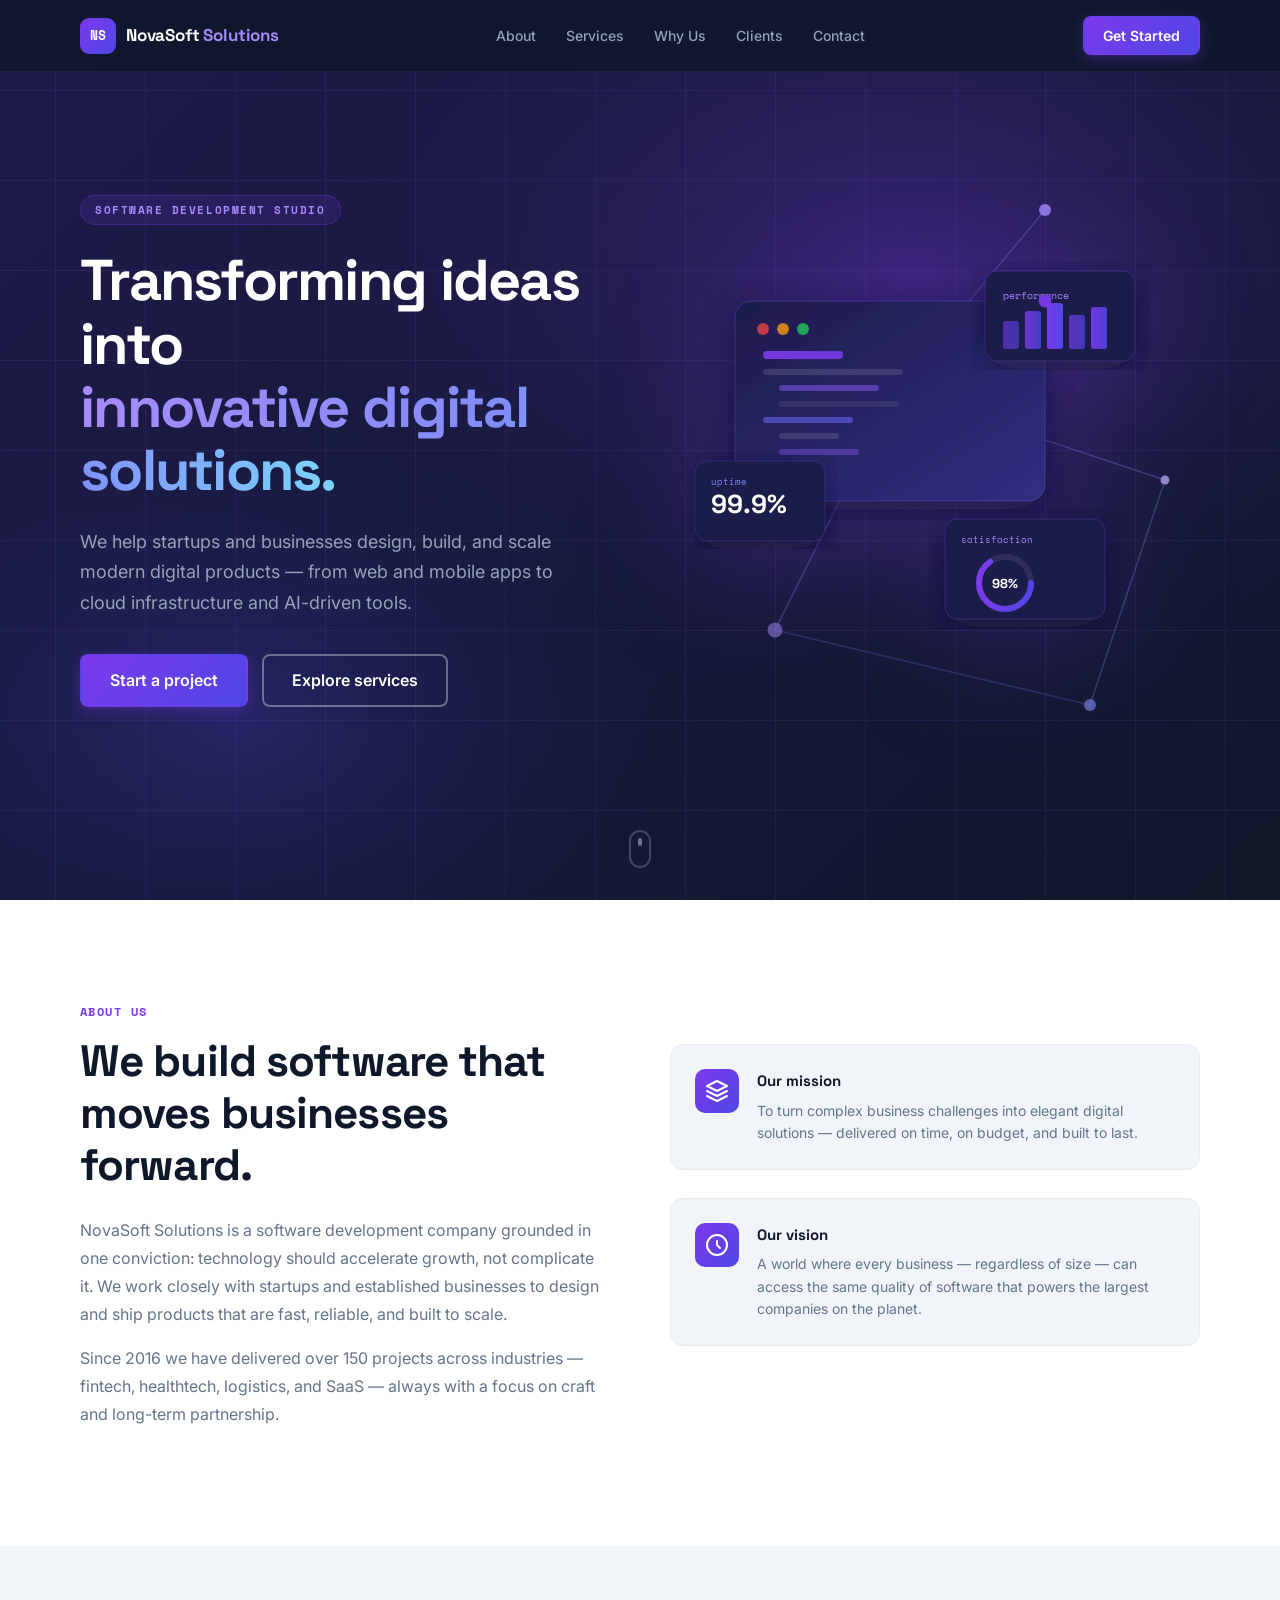
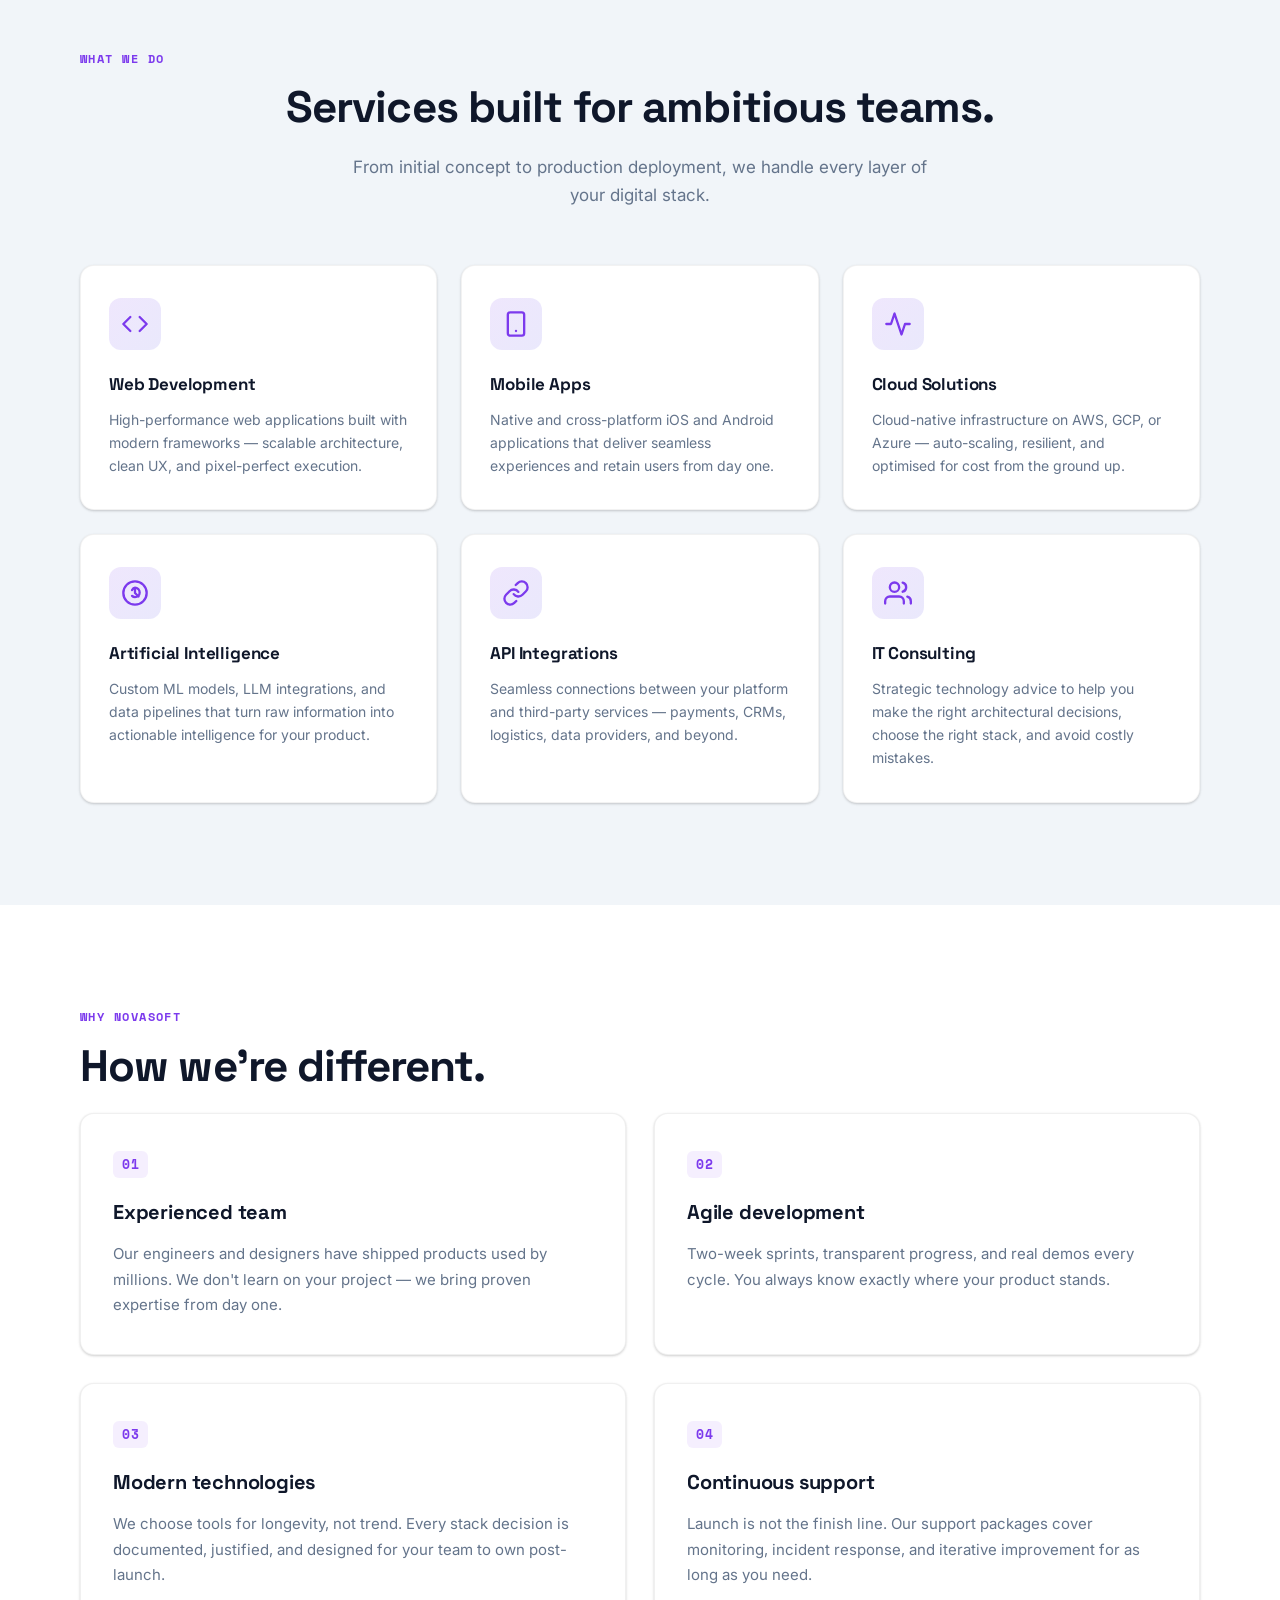
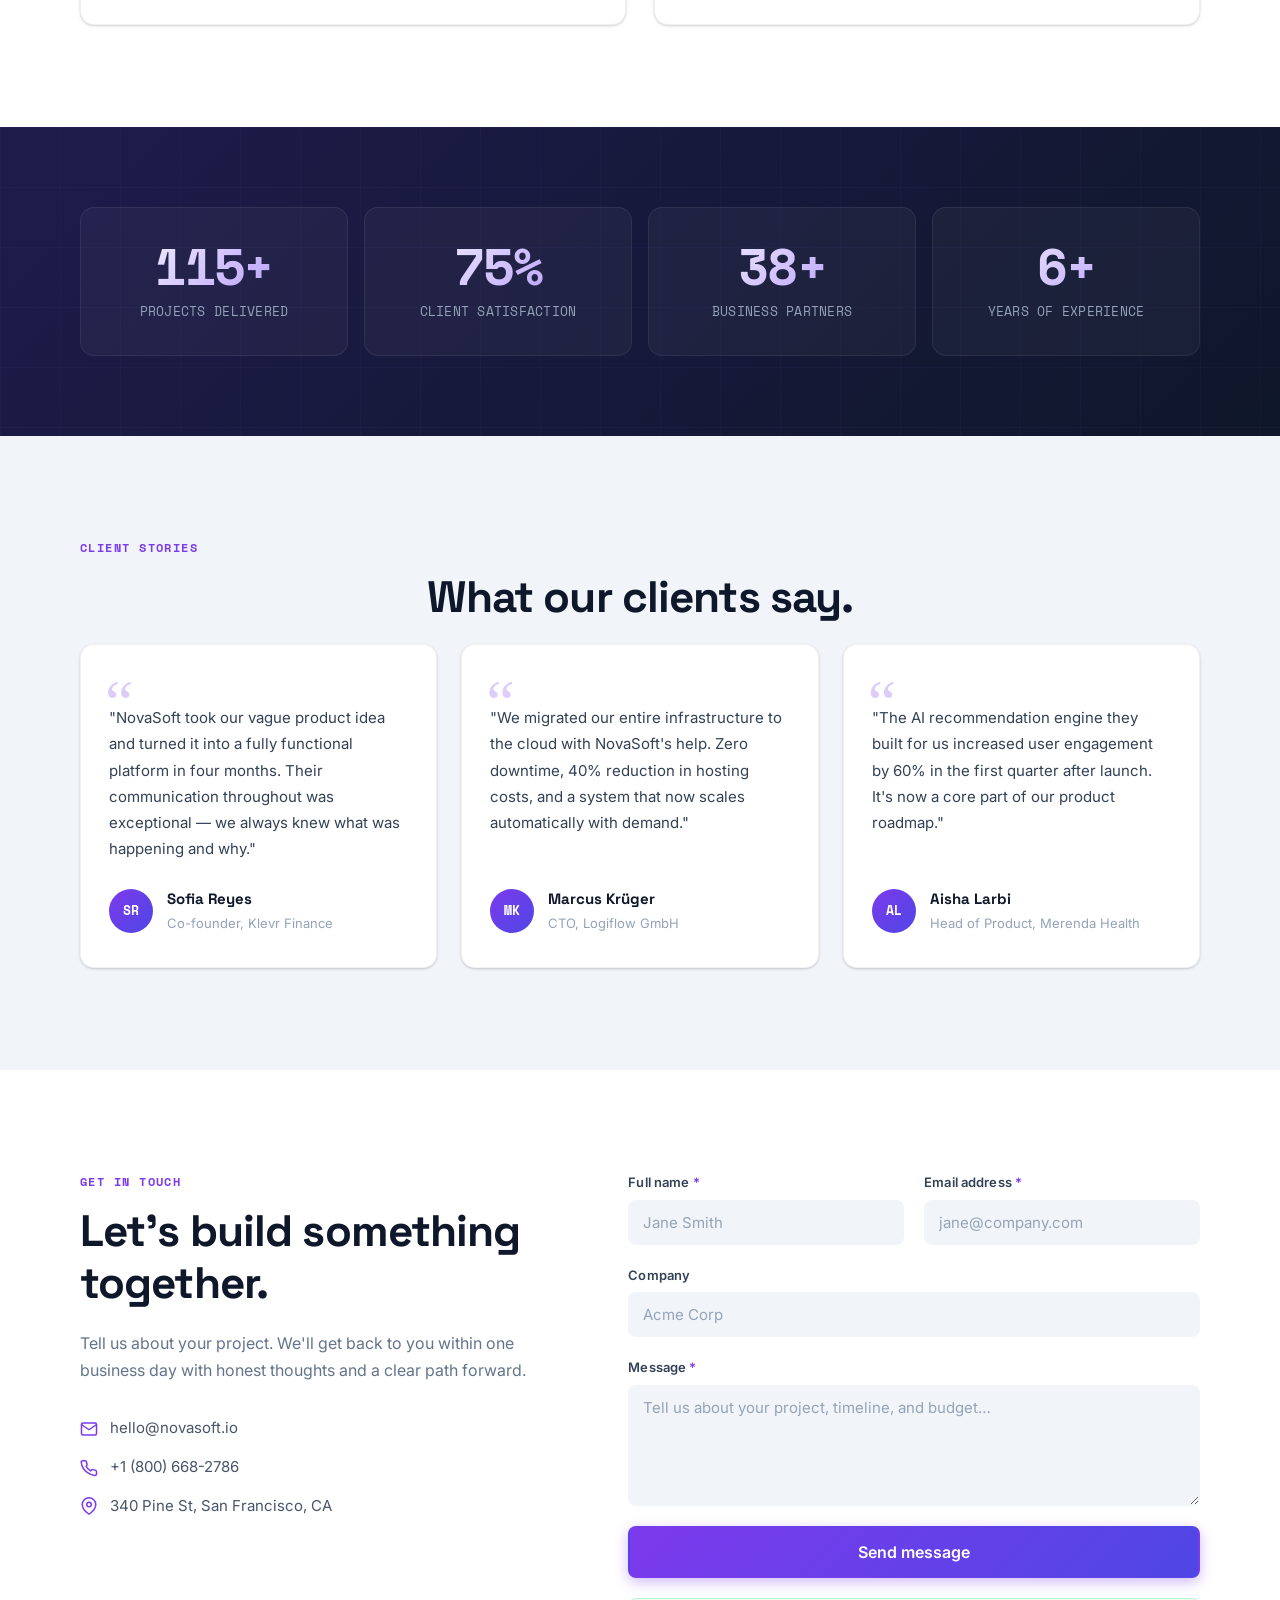
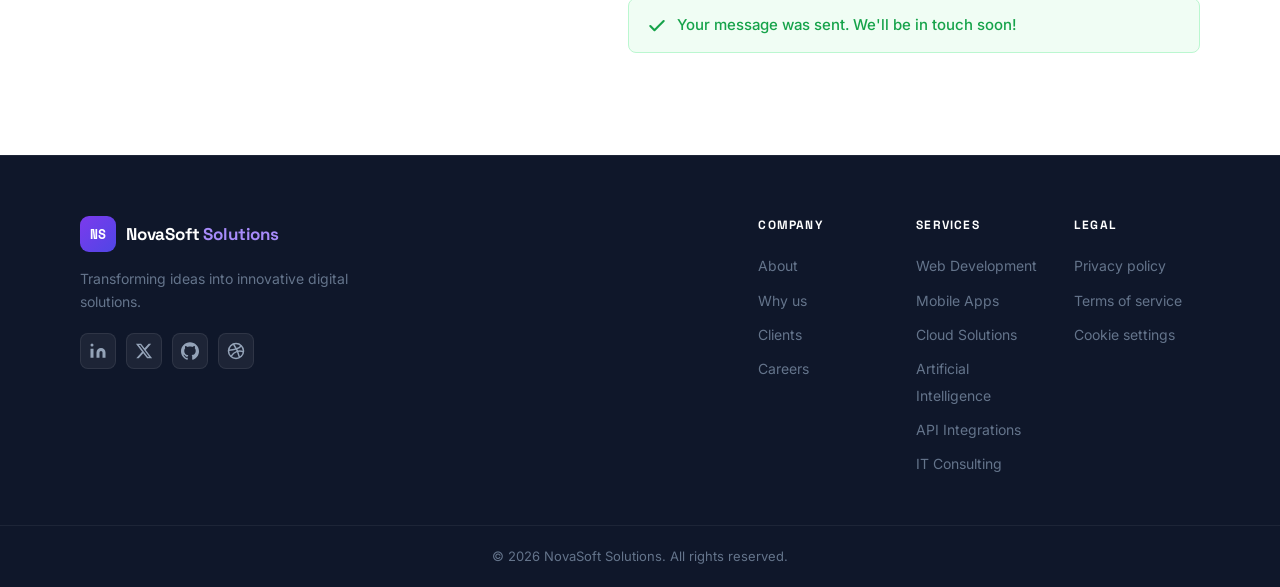
<file: PFO2_Front_end/agente_claude/index.html>
<!DOCTYPE html>
<html lang="en">
<head>
  <meta charset="UTF-8" />
  <meta name="viewport" content="width=device-width, initial-scale=1.0" />
  <title>NovaSoft Solutions — Transforming Ideas into Digital Solutions</title>
  <meta name="description" content="NovaSoft Solutions builds modern digital products for startups and businesses. Web, mobile, cloud, AI, and consulting." />
  <link rel="stylesheet" href="style.css" />
  <link rel="preconnect" href="https://fonts.googleapis.com" />
  <link rel="preconnect" href="https://fonts.gstatic.com" crossorigin />
  <link href="https://fonts.googleapis.com/css2?family=Inter:wght@400;500;600;700&family=Space+Grotesk:wght@500;700&family=Space+Mono:wght@400;700&display=swap" rel="stylesheet" />
</head>
<body>

  <!-- ===================== HEADER ===================== -->
  <header class="header" role="banner">
    <div class="container header__inner">
      <a href="#" class="logo" aria-label="NovaSoft Solutions home">
        <span class="logo__mark" aria-hidden="true">NS</span>
        <span class="logo__name">NovaSoft<span class="logo__accent"> Solutions</span></span>
      </a>

      <nav class="nav" aria-label="Primary navigation">
        <ul class="nav__list" role="list">
          <li><a href="#about" class="nav__link">About</a></li>
          <li><a href="#services" class="nav__link">Services</a></li>
          <li><a href="#why-us" class="nav__link">Why Us</a></li>
          <li><a href="#testimonials" class="nav__link">Clients</a></li>
          <li><a href="#contact" class="nav__link">Contact</a></li>
        </ul>
      </nav>

      <a href="#contact" class="btn btn--primary header__cta">Get Started</a>

      <button class="hamburger" aria-label="Open navigation menu" aria-expanded="false" aria-controls="mobile-nav">
        <span class="hamburger__bar"></span>
        <span class="hamburger__bar"></span>
        <span class="hamburger__bar"></span>
      </button>
    </div>

    <!-- Mobile nav -->
    <nav class="mobile-nav" id="mobile-nav" aria-label="Mobile navigation" hidden>
      <ul class="mobile-nav__list" role="list">
        <li><a href="#about" class="mobile-nav__link">About</a></li>
        <li><a href="#services" class="mobile-nav__link">Services</a></li>
        <li><a href="#why-us" class="mobile-nav__link">Why Us</a></li>
        <li><a href="#testimonials" class="mobile-nav__link">Clients</a></li>
        <li><a href="#contact" class="mobile-nav__link">Contact</a></li>
        <li><a href="#contact" class="btn btn--primary">Get Started</a></li>
      </ul>
    </nav>
  </header>

  <main>

    <!-- ===================== HERO ===================== -->
    <section class="hero" aria-labelledby="hero-headline">
      <div class="hero__bg" aria-hidden="true">
        <!-- Geometric SVG grid pattern -->
        <svg class="hero__grid" viewBox="0 0 900 600" preserveAspectRatio="xMidYMid slice" xmlns="http://www.w3.org/2000/svg" aria-hidden="true">
          <defs>
            <pattern id="grid" width="60" height="60" patternUnits="userSpaceOnUse">
              <path d="M 60 0 L 0 0 0 60" fill="none" stroke="rgba(139,92,246,0.15)" stroke-width="1"/>
            </pattern>
            <radialGradient id="glow1" cx="70%" cy="30%" r="50%">
              <stop offset="0%" stop-color="#7c3aed" stop-opacity="0.35"/>
              <stop offset="100%" stop-color="#1e1b4b" stop-opacity="0"/>
            </radialGradient>
            <radialGradient id="glow2" cx="20%" cy="80%" r="40%">
              <stop offset="0%" stop-color="#4f46e5" stop-opacity="0.25"/>
              <stop offset="100%" stop-color="#0f172a" stop-opacity="0"/>
            </radialGradient>
          </defs>
          <rect width="100%" height="100%" fill="url(#grid)"/>
          <rect width="100%" height="100%" fill="url(#glow1)"/>
          <rect width="100%" height="100%" fill="url(#glow2)"/>
          <!-- Floating nodes -->
          <circle cx="720" cy="140" r="4" fill="#a78bfa" opacity="0.8"/>
          <circle cx="620" cy="260" r="6" fill="#818cf8" opacity="0.6"/>
          <circle cx="800" cy="320" r="3" fill="#c4b5fd" opacity="0.7"/>
          <circle cx="540" cy="420" r="5" fill="#a78bfa" opacity="0.5"/>
          <circle cx="750" cy="470" r="4" fill="#818cf8" opacity="0.6"/>
          <!-- Connecting lines -->
          <line x1="720" y1="140" x2="620" y2="260" stroke="#818cf8" stroke-width="1" opacity="0.3"/>
          <line x1="620" y1="260" x2="800" y2="320" stroke="#818cf8" stroke-width="1" opacity="0.3"/>
          <line x1="620" y1="260" x2="540" y2="420" stroke="#818cf8" stroke-width="1" opacity="0.3"/>
          <line x1="800" y1="320" x2="750" y2="470" stroke="#818cf8" stroke-width="1" opacity="0.3"/>
          <line x1="540" y1="420" x2="750" y2="470" stroke="#818cf8" stroke-width="1" opacity="0.2"/>
        </svg>
      </div>

      <div class="container hero__content">
        <div class="hero__text">
          <span class="hero__eyebrow">Software Development Studio</span>
          <h1 class="hero__headline" id="hero-headline">
            Transforming ideas into<br/>
            <span class="hero__headline--gradient">innovative digital solutions.</span>
          </h1>
          <p class="hero__description">
            We help startups and businesses design, build, and scale modern digital products — from web and mobile apps to cloud infrastructure and AI-driven tools.
          </p>
          <div class="hero__actions">
            <a href="#contact" class="btn btn--primary btn--lg">Start a project</a>
            <a href="#services" class="btn btn--ghost btn--lg">Explore services</a>
          </div>
        </div>

        <div class="hero__visual" aria-hidden="true">
          <!-- Abstract tech illustration -->
          <svg class="hero__illustration" viewBox="0 0 480 420" xmlns="http://www.w3.org/2000/svg">
            <defs>
              <linearGradient id="cardGrad" x1="0" y1="0" x2="1" y2="1">
                <stop offset="0%" stop-color="#1e1b4b"/>
                <stop offset="100%" stop-color="#312e81"/>
              </linearGradient>
              <linearGradient id="barGrad" x1="0" y1="0" x2="1" y2="0">
                <stop offset="0%" stop-color="#7c3aed"/>
                <stop offset="100%" stop-color="#4f46e5"/>
              </linearGradient>
              <filter id="cardShadow" x="-10%" y="-10%" width="120%" height="120%">
                <feDropShadow dx="0" dy="8" stdDeviation="16" flood-color="#0f172a" flood-opacity="0.5"/>
              </filter>
            </defs>

            <!-- Main card -->
            <rect x="40" y="60" width="310" height="200" rx="16" fill="url(#cardGrad)" filter="url(#cardShadow)"/>
            <rect x="40" y="60" width="310" height="200" rx="16" fill="none" stroke="rgba(139,92,246,0.3)" stroke-width="1"/>

            <!-- Card header dots -->
            <circle cx="68" cy="88" r="6" fill="#ef4444" opacity="0.8"/>
            <circle cx="88" cy="88" r="6" fill="#f59e0b" opacity="0.8"/>
            <circle cx="108" cy="88" r="6" fill="#22c55e" opacity="0.8"/>

            <!-- Code lines -->
            <rect x="68" y="110" width="80" height="8" rx="4" fill="#7c3aed" opacity="0.9"/>
            <rect x="68" y="128" width="140" height="6" rx="3" fill="rgba(255,255,255,0.12)"/>
            <rect x="84" y="144" width="100" height="6" rx="3" fill="rgba(139,92,246,0.5)"/>
            <rect x="84" y="160" width="120" height="6" rx="3" fill="rgba(255,255,255,0.08)"/>
            <rect x="68" y="176" width="90" height="6" rx="3" fill="rgba(99,102,241,0.6)"/>
            <rect x="84" y="192" width="60" height="6" rx="3" fill="rgba(255,255,255,0.12)"/>
            <rect x="84" y="208" width="80" height="6" rx="3" fill="rgba(139,92,246,0.4)"/>
            <rect x="68" y="224" width="50" height="6" rx="3" fill="rgba(255,255,255,0.08)"/>

            <!-- Mini floating card 1 -->
            <rect x="290" y="30" width="150" height="90" rx="12" fill="#1e1b4b" filter="url(#cardShadow)"/>
            <rect x="290" y="30" width="150" height="90" rx="12" fill="none" stroke="rgba(139,92,246,0.25)" stroke-width="1"/>
            <text x="308" y="58" font-family="Space Mono, monospace" font-size="10" fill="#a78bfa">performance</text>
            <!-- Bar chart -->
            <rect x="308" y="80" width="16" height="28" rx="3" fill="url(#barGrad)" opacity="0.6"/>
            <rect x="330" y="70" width="16" height="38" rx="3" fill="url(#barGrad)" opacity="0.8"/>
            <rect x="352" y="62" width="16" height="46" rx="3" fill="url(#barGrad)"/>
            <rect x="374" y="74" width="16" height="34" rx="3" fill="url(#barGrad)" opacity="0.7"/>
            <rect x="396" y="66" width="16" height="42" rx="3" fill="url(#barGrad)" opacity="0.9"/>

            <!-- Mini floating card 2 -->
            <rect x="0" y="220" width="130" height="80" rx="12" fill="#1e1b4b" filter="url(#cardShadow)"/>
            <rect x="0" y="220" width="130" height="80" rx="12" fill="none" stroke="rgba(99,102,241,0.25)" stroke-width="1"/>
            <text x="16" y="244" font-family="Space Mono, monospace" font-size="9" fill="#818cf8">uptime</text>
            <text x="16" y="272" font-family="Space Grotesk, sans-serif" font-weight="700" font-size="26" fill="white">99.9%</text>

            <!-- Mini floating card 3 -->
            <rect x="250" y="278" width="160" height="100" rx="12" fill="#1e1b4b" filter="url(#cardShadow)"/>
            <rect x="250" y="278" width="160" height="100" rx="12" fill="none" stroke="rgba(139,92,246,0.25)" stroke-width="1"/>
            <text x="266" y="302" font-family="Space Mono, monospace" font-size="9" fill="#a78bfa">satisfaction</text>
            <!-- Progress ring -->
            <circle cx="310" cy="342" r="26" fill="none" stroke="rgba(255,255,255,0.08)" stroke-width="6"/>
            <circle cx="310" cy="342" r="26" fill="none" stroke="url(#barGrad)" stroke-width="6" stroke-dasharray="147 163" stroke-dashoffset="41" stroke-linecap="round"/>
            <text x="310" y="347" font-family="Space Grotesk, sans-serif" font-weight="700" font-size="13" fill="white" text-anchor="middle">98%</text>

            <!-- Animated pulse dot -->
            <circle cx="350" cy="60" r="6" fill="#7c3aed">
              <animate attributeName="r" values="6;10;6" dur="2s" repeatCount="indefinite"/>
              <animate attributeName="opacity" values="1;0.3;1" dur="2s" repeatCount="indefinite"/>
            </circle>
          </svg>
        </div>
      </div>

      <div class="hero__scroll-hint" aria-hidden="true">
        <span></span>
      </div>
    </section>

    <!-- ===================== ABOUT ===================== -->
    <section class="section about" id="about" aria-labelledby="about-title">
      <div class="container">
        <div class="section-label">About us</div>
        <div class="about__grid">
          <div class="about__intro">
            <h2 class="section-title" id="about-title">We build software that moves businesses forward.</h2>
            <p class="about__body">
              NovaSoft Solutions is a software development company grounded in one conviction: technology should accelerate growth, not complicate it. We work closely with startups and established businesses to design and ship products that are fast, reliable, and built to scale.
            </p>
            <p class="about__body">
              Since 2016 we have delivered over 150 projects across industries — fintech, healthtech, logistics, and SaaS — always with a focus on craft and long-term partnership.
            </p>
          </div>

          <div class="about__pillars">
            <div class="about__pillar">
              <div class="about__pillar-icon" aria-hidden="true">
                <svg width="24" height="24" viewBox="0 0 24 24" fill="none" stroke="currentColor" stroke-width="2" stroke-linecap="round" stroke-linejoin="round">
                  <path d="M12 2L2 7l10 5 10-5-10-5z"/><path d="M2 17l10 5 10-5"/><path d="M2 12l10 5 10-5"/>
                </svg>
              </div>
              <div>
                <h3 class="about__pillar-title">Our mission</h3>
                <p class="about__pillar-text">To turn complex business challenges into elegant digital solutions — delivered on time, on budget, and built to last.</p>
              </div>
            </div>

            <div class="about__pillar">
              <div class="about__pillar-icon" aria-hidden="true">
                <svg width="24" height="24" viewBox="0 0 24 24" fill="none" stroke="currentColor" stroke-width="2" stroke-linecap="round" stroke-linejoin="round">
                  <circle cx="12" cy="12" r="10"/><path d="M12 8v4l3 3"/>
                </svg>
              </div>
              <div>
                <h3 class="about__pillar-title">Our vision</h3>
                <p class="about__pillar-text">A world where every business — regardless of size — can access the same quality of software that powers the largest companies on the planet.</p>
              </div>
            </div>
          </div>
        </div>
      </div>
    </section>

    <!-- ===================== SERVICES ===================== -->
    <section class="section services" id="services" aria-labelledby="services-title">
      <div class="container">
        <div class="section-label">What we do</div>
        <h2 class="section-title section-title--center" id="services-title">Services built for ambitious teams.</h2>
        <p class="section-subtitle">From initial concept to production deployment, we handle every layer of your digital stack.</p>

        <div class="services__grid">

          <article class="service-card">
            <div class="service-card__icon" aria-hidden="true">
              <svg width="28" height="28" viewBox="0 0 24 24" fill="none" stroke="currentColor" stroke-width="2" stroke-linecap="round" stroke-linejoin="round">
                <polyline points="16 18 22 12 16 6"/><polyline points="8 6 2 12 8 18"/>
              </svg>
            </div>
            <h3 class="service-card__title">Web Development</h3>
            <p class="service-card__desc">High-performance web applications built with modern frameworks — scalable architecture, clean UX, and pixel-perfect execution.</p>
          </article>

          <article class="service-card">
            <div class="service-card__icon" aria-hidden="true">
              <svg width="28" height="28" viewBox="0 0 24 24" fill="none" stroke="currentColor" stroke-width="2" stroke-linecap="round" stroke-linejoin="round">
                <rect x="5" y="2" width="14" height="20" rx="2" ry="2"/><line x1="12" y1="18" x2="12.01" y2="18"/>
              </svg>
            </div>
            <h3 class="service-card__title">Mobile Apps</h3>
            <p class="service-card__desc">Native and cross-platform iOS and Android applications that deliver seamless experiences and retain users from day one.</p>
          </article>

          <article class="service-card">
            <div class="service-card__icon" aria-hidden="true">
              <svg width="28" height="28" viewBox="0 0 24 24" fill="none" stroke="currentColor" stroke-width="2" stroke-linecap="round" stroke-linejoin="round">
                <polyline points="22 12 18 12 15 21 9 3 6 12 2 12"/>
              </svg>
            </div>
            <h3 class="service-card__title">Cloud Solutions</h3>
            <p class="service-card__desc">Cloud-native infrastructure on AWS, GCP, or Azure — auto-scaling, resilient, and optimised for cost from the ground up.</p>
          </article>

          <article class="service-card">
            <div class="service-card__icon" aria-hidden="true">
              <svg width="28" height="28" viewBox="0 0 24 24" fill="none" stroke="currentColor" stroke-width="2" stroke-linecap="round" stroke-linejoin="round">
                <path d="M12 2a10 10 0 1 0 0 20A10 10 0 0 0 12 2z"/><path d="M12 8v4l3 3"/>
                <path d="M9.5 9.5c.5-1 1.5-2 2.5-2 2.2 0 4 1.8 4 4s-1.8 4-4 4c-1 0-2-.5-2.5-1"/>
              </svg>
            </div>
            <h3 class="service-card__title">Artificial Intelligence</h3>
            <p class="service-card__desc">Custom ML models, LLM integrations, and data pipelines that turn raw information into actionable intelligence for your product.</p>
          </article>

          <article class="service-card">
            <div class="service-card__icon" aria-hidden="true">
              <svg width="28" height="28" viewBox="0 0 24 24" fill="none" stroke="currentColor" stroke-width="2" stroke-linecap="round" stroke-linejoin="round">
                <path d="M10 13a5 5 0 0 0 7.54.54l3-3a5 5 0 0 0-7.07-7.07l-1.72 1.71"/><path d="M14 11a5 5 0 0 0-7.54-.54l-3 3a5 5 0 0 0 7.07 7.07l1.71-1.71"/>
              </svg>
            </div>
            <h3 class="service-card__title">API Integrations</h3>
            <p class="service-card__desc">Seamless connections between your platform and third-party services — payments, CRMs, logistics, data providers, and beyond.</p>
          </article>

          <article class="service-card">
            <div class="service-card__icon" aria-hidden="true">
              <svg width="28" height="28" viewBox="0 0 24 24" fill="none" stroke="currentColor" stroke-width="2" stroke-linecap="round" stroke-linejoin="round">
                <path d="M17 21v-2a4 4 0 0 0-4-4H5a4 4 0 0 0-4 4v2"/><circle cx="9" cy="7" r="4"/><path d="M23 21v-2a4 4 0 0 0-3-3.87"/><path d="M16 3.13a4 4 0 0 1 0 7.75"/>
              </svg>
            </div>
            <h3 class="service-card__title">IT Consulting</h3>
            <p class="service-card__desc">Strategic technology advice to help you make the right architectural decisions, choose the right stack, and avoid costly mistakes.</p>
          </article>

        </div>
      </div>
    </section>

    <!-- ===================== WHY CHOOSE US ===================== -->
    <section class="section why-us" id="why-us" aria-labelledby="why-title">
      <div class="container">
        <div class="section-label">Why NovaSoft</div>
        <h2 class="section-title" id="why-title">How we're different.</h2>

        <div class="why-us__grid">
          <div class="why-card">
            <div class="why-card__number" aria-hidden="true">01</div>
            <h3 class="why-card__title">Experienced team</h3>
            <p class="why-card__text">Our engineers and designers have shipped products used by millions. We don't learn on your project — we bring proven expertise from day one.</p>
          </div>

          <div class="why-card">
            <div class="why-card__number" aria-hidden="true">02</div>
            <h3 class="why-card__title">Agile development</h3>
            <p class="why-card__text">Two-week sprints, transparent progress, and real demos every cycle. You always know exactly where your product stands.</p>
          </div>

          <div class="why-card">
            <div class="why-card__number" aria-hidden="true">03</div>
            <h3 class="why-card__title">Modern technologies</h3>
            <p class="why-card__text">We choose tools for longevity, not trend. Every stack decision is documented, justified, and designed for your team to own post-launch.</p>
          </div>

          <div class="why-card">
            <div class="why-card__number" aria-hidden="true">04</div>
            <h3 class="why-card__title">Continuous support</h3>
            <p class="why-card__text">Launch is not the finish line. Our support packages cover monitoring, incident response, and iterative improvement for as long as you need.</p>
          </div>
        </div>
      </div>
    </section>

    <!-- ===================== STATISTICS ===================== -->
    <section class="section stats" aria-label="Company statistics">
      <div class="container stats__grid">
        <div class="stat-item">
          <div class="stat-item__value" data-target="150" data-suffix="+">0</div>
          <div class="stat-item__label">Projects delivered</div>
        </div>
        <div class="stat-item">
          <div class="stat-item__value" data-target="98" data-suffix="%">0</div>
          <div class="stat-item__label">Client satisfaction</div>
        </div>
        <div class="stat-item">
          <div class="stat-item__value" data-target="50" data-suffix="+">0</div>
          <div class="stat-item__label">Business partners</div>
        </div>
        <div class="stat-item">
          <div class="stat-item__value" data-target="8" data-suffix="+">0</div>
          <div class="stat-item__label">Years of experience</div>
        </div>
      </div>
    </section>

    <!-- ===================== TESTIMONIALS ===================== -->
    <section class="section testimonials" id="testimonials" aria-labelledby="testimonials-title">
      <div class="container">
        <div class="section-label">Client stories</div>
        <h2 class="section-title section-title--center" id="testimonials-title">What our clients say.</h2>

        <div class="testimonials__grid">

          <blockquote class="testimonial-card">
            <p class="testimonial-card__quote">"NovaSoft took our vague product idea and turned it into a fully functional platform in four months. Their communication throughout was exceptional — we always knew what was happening and why."</p>
            <footer class="testimonial-card__footer">
              <div class="testimonial-card__avatar" aria-hidden="true">SR</div>
              <div>
                <cite class="testimonial-card__name">Sofia Reyes</cite>
                <div class="testimonial-card__company">Co-founder, Klevr Finance</div>
              </div>
            </footer>
          </blockquote>

          <blockquote class="testimonial-card">
            <p class="testimonial-card__quote">"We migrated our entire infrastructure to the cloud with NovaSoft's help. Zero downtime, 40% reduction in hosting costs, and a system that now scales automatically with demand."</p>
            <footer class="testimonial-card__footer">
              <div class="testimonial-card__avatar" aria-hidden="true">MK</div>
              <div>
                <cite class="testimonial-card__name">Marcus Krüger</cite>
                <div class="testimonial-card__company">CTO, Logiflow GmbH</div>
              </div>
            </footer>
          </blockquote>

          <blockquote class="testimonial-card">
            <p class="testimonial-card__quote">"The AI recommendation engine they built for us increased user engagement by 60% in the first quarter after launch. It's now a core part of our product roadmap."</p>
            <footer class="testimonial-card__footer">
              <div class="testimonial-card__avatar" aria-hidden="true">AL</div>
              <div>
                <cite class="testimonial-card__name">Aisha Larbi</cite>
                <div class="testimonial-card__company">Head of Product, Merenda Health</div>
              </div>
            </footer>
          </blockquote>

        </div>
      </div>
    </section>

    <!-- ===================== CONTACT ===================== -->
    <section class="section contact" id="contact" aria-labelledby="contact-title">
      <div class="container contact__inner">
        <div class="contact__intro">
          <div class="section-label">Get in touch</div>
          <h2 class="section-title" id="contact-title">Let's build something together.</h2>
          <p class="contact__body">Tell us about your project. We'll get back to you within one business day with honest thoughts and a clear path forward.</p>

          <ul class="contact__details" role="list">
            <li>
              <svg width="18" height="18" viewBox="0 0 24 24" fill="none" stroke="currentColor" stroke-width="2" stroke-linecap="round" stroke-linejoin="round" aria-hidden="true"><path d="M4 4h16c1.1 0 2 .9 2 2v12c0 1.1-.9 2-2 2H4c-1.1 0-2-.9-2-2V6c0-1.1.9-2 2-2z"/><polyline points="22,6 12,13 2,6"/></svg>
              hello@novasoft.io
            </li>
            <li>
              <svg width="18" height="18" viewBox="0 0 24 24" fill="none" stroke="currentColor" stroke-width="2" stroke-linecap="round" stroke-linejoin="round" aria-hidden="true"><path d="M22 16.92v3a2 2 0 0 1-2.18 2 19.79 19.79 0 0 1-8.63-3.07A19.5 19.5 0 0 1 4.69 13a19.79 19.79 0 0 1-3.07-8.67A2 2 0 0 1 3.6 2.18h3a2 2 0 0 1 2 1.72c.127.96.361 1.903.7 2.81a2 2 0 0 1-.45 2.11L8.09 9.91a16 16 0 0 0 6 6l1.27-1.27a2 2 0 0 1 2.11-.45c.907.339 1.85.573 2.81.7a2 2 0 0 1 1.72 2.02z"/></svg>
              +1 (800) 668-2786
            </li>
            <li>
              <svg width="18" height="18" viewBox="0 0 24 24" fill="none" stroke="currentColor" stroke-width="2" stroke-linecap="round" stroke-linejoin="round" aria-hidden="true"><path d="M21 10c0 7-9 13-9 13s-9-6-9-13a9 9 0 0 1 18 0z"/><circle cx="12" cy="10" r="3"/></svg>
              340 Pine St, San Francisco, CA
            </li>
          </ul>
        </div>

        <div class="contact__form-wrap">
          <form class="contact-form" novalidate aria-label="Contact form">
            <div class="form-row form-row--two">
              <div class="form-group">
                <label class="form-label" for="name">Full name <span aria-hidden="true">*</span></label>
                <input class="form-input" type="text" id="name" name="name" autocomplete="name" required placeholder="Jane Smith" />
              </div>
              <div class="form-group">
                <label class="form-label" for="email">Email address <span aria-hidden="true">*</span></label>
                <input class="form-input" type="email" id="email" name="email" autocomplete="email" required placeholder="jane@company.com" />
              </div>
            </div>
            <div class="form-group">
              <label class="form-label" for="company">Company</label>
              <input class="form-input" type="text" id="company" name="company" autocomplete="organization" placeholder="Acme Corp" />
            </div>
            <div class="form-group">
              <label class="form-label" for="message">Message <span aria-hidden="true">*</span></label>
              <textarea class="form-input form-input--textarea" id="message" name="message" required rows="5" placeholder="Tell us about your project, timeline, and budget…"></textarea>
            </div>
            <button type="submit" class="btn btn--primary btn--lg btn--full">Send message</button>
            <div class="form-success" role="alert" aria-live="polite" hidden>
              <svg width="20" height="20" viewBox="0 0 24 24" fill="none" stroke="currentColor" stroke-width="2.5" stroke-linecap="round" stroke-linejoin="round" aria-hidden="true"><polyline points="20 6 9 17 4 12"/></svg>
              Your message was sent. We'll be in touch soon!
            </div>
          </form>
        </div>
      </div>
    </section>

  </main>

  <!-- ===================== FOOTER ===================== -->
  <footer class="footer" role="contentinfo">
    <div class="container footer__inner">
      <div class="footer__brand">
        <a href="#" class="logo logo--light" aria-label="NovaSoft Solutions home">
          <span class="logo__mark" aria-hidden="true">NS</span>
          <span class="logo__name">NovaSoft<span class="logo__accent"> Solutions</span></span>
        </a>
        <p class="footer__tagline">Transforming ideas into innovative digital solutions.</p>
        <div class="footer__social" aria-label="Social media links">
          <a href="#" class="social-link" aria-label="NovaSoft on LinkedIn">
            <svg width="18" height="18" viewBox="0 0 24 24" fill="currentColor" aria-hidden="true"><path d="M16 8a6 6 0 0 1 6 6v7h-4v-7a2 2 0 0 0-2-2 2 2 0 0 0-2 2v7h-4v-7a6 6 0 0 1 6-6z"/><rect x="2" y="9" width="4" height="12"/><circle cx="4" cy="4" r="2"/></svg>
          </a>
          <a href="#" class="social-link" aria-label="NovaSoft on Twitter / X">
            <svg width="18" height="18" viewBox="0 0 24 24" fill="currentColor" aria-hidden="true"><path d="M18.244 2.25h3.308l-7.227 8.26 8.502 11.24H16.17l-5.214-6.817L4.99 21.75H1.68l7.73-8.835L1.254 2.25H8.08l4.713 6.231zm-1.161 17.52h1.833L7.084 4.126H5.117z"/></svg>
          </a>
          <a href="#" class="social-link" aria-label="NovaSoft on GitHub">
            <svg width="18" height="18" viewBox="0 0 24 24" fill="currentColor" aria-hidden="true"><path d="M12 .297c-6.63 0-12 5.373-12 12 0 5.303 3.438 9.8 8.205 11.385.6.113.82-.258.82-.577 0-.285-.01-1.04-.015-2.04-3.338.724-4.042-1.61-4.042-1.61C4.422 18.07 3.633 17.7 3.633 17.7c-1.087-.744.084-.729.084-.729 1.205.084 1.838 1.236 1.838 1.236 1.07 1.835 2.809 1.305 3.495.998.108-.776.417-1.305.76-1.605-2.665-.3-5.466-1.332-5.466-5.93 0-1.31.465-2.38 1.235-3.22-.135-.303-.54-1.523.105-3.176 0 0 1.005-.322 3.3 1.23.96-.267 1.98-.399 3-.405 1.02.006 2.04.138 3 .405 2.28-1.552 3.285-1.23 3.285-1.23.645 1.653.24 2.873.12 3.176.765.84 1.23 1.91 1.23 3.22 0 4.61-2.805 5.625-5.475 5.92.42.36.81 1.096.81 2.22 0 1.606-.015 2.896-.015 3.286 0 .315.21.69.825.57C20.565 22.092 24 17.592 24 12.297c0-6.627-5.373-12-12-12"/></svg>
          </a>
          <a href="#" class="social-link" aria-label="NovaSoft on Dribbble">
            <svg width="18" height="18" viewBox="0 0 24 24" fill="currentColor" aria-hidden="true"><circle cx="12" cy="12" r="10" fill="none" stroke="currentColor" stroke-width="2"/><path d="M8.56 2.75c4.37 6.03 6.02 9.42 8.03 17.72m2.54-15.38c-3.72 4.35-8.94 5.66-16.88 5.85m19.5 1.9c-3.5-.93-6.63-.82-8.94 0-2.58.92-5.01 2.86-7.44 6.32" fill="none" stroke="currentColor" stroke-width="2"/></svg>
          </a>
        </div>
      </div>

      <nav class="footer__nav" aria-label="Footer navigation">
        <div class="footer__nav-col">
          <h3 class="footer__nav-heading">Company</h3>
          <ul role="list">
            <li><a href="#about" class="footer__nav-link">About</a></li>
            <li><a href="#why-us" class="footer__nav-link">Why us</a></li>
            <li><a href="#testimonials" class="footer__nav-link">Clients</a></li>
            <li><a href="#contact" class="footer__nav-link">Careers</a></li>
          </ul>
        </div>
        <div class="footer__nav-col">
          <h3 class="footer__nav-heading">Services</h3>
          <ul role="list">
            <li><a href="#services" class="footer__nav-link">Web Development</a></li>
            <li><a href="#services" class="footer__nav-link">Mobile Apps</a></li>
            <li><a href="#services" class="footer__nav-link">Cloud Solutions</a></li>
            <li><a href="#services" class="footer__nav-link">Artificial Intelligence</a></li>
            <li><a href="#services" class="footer__nav-link">API Integrations</a></li>
            <li><a href="#services" class="footer__nav-link">IT Consulting</a></li>
          </ul>
        </div>
        <div class="footer__nav-col">
          <h3 class="footer__nav-heading">Legal</h3>
          <ul role="list">
            <li><a href="#" class="footer__nav-link">Privacy policy</a></li>
            <li><a href="#" class="footer__nav-link">Terms of service</a></li>
            <li><a href="#" class="footer__nav-link">Cookie settings</a></li>
          </ul>
        </div>
      </nav>
    </div>

    <div class="footer__bottom">
      <div class="container">
        <p>© <span id="footer-year"></span> NovaSoft Solutions. All rights reserved.</p>
      </div>
    </div>
  </footer>

  <script src="script.js"></script>
</body>
</html>
</file>
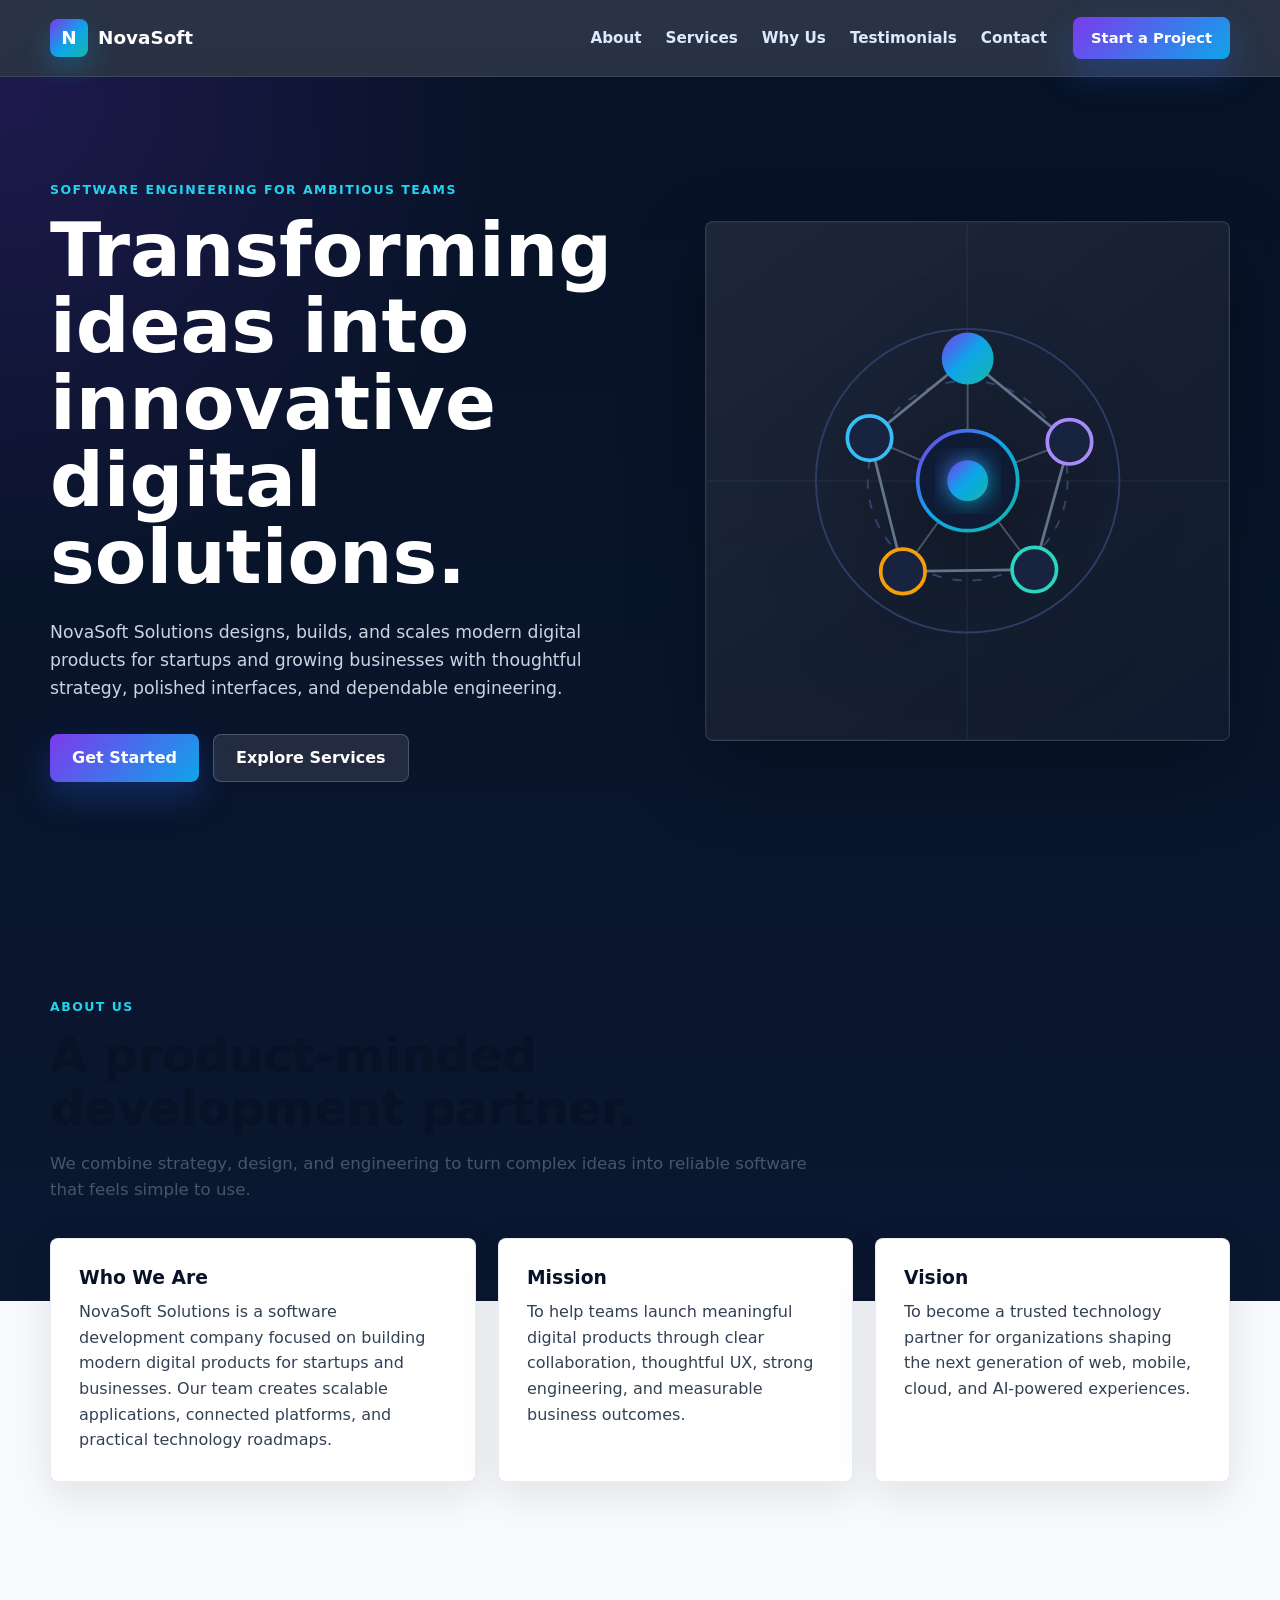
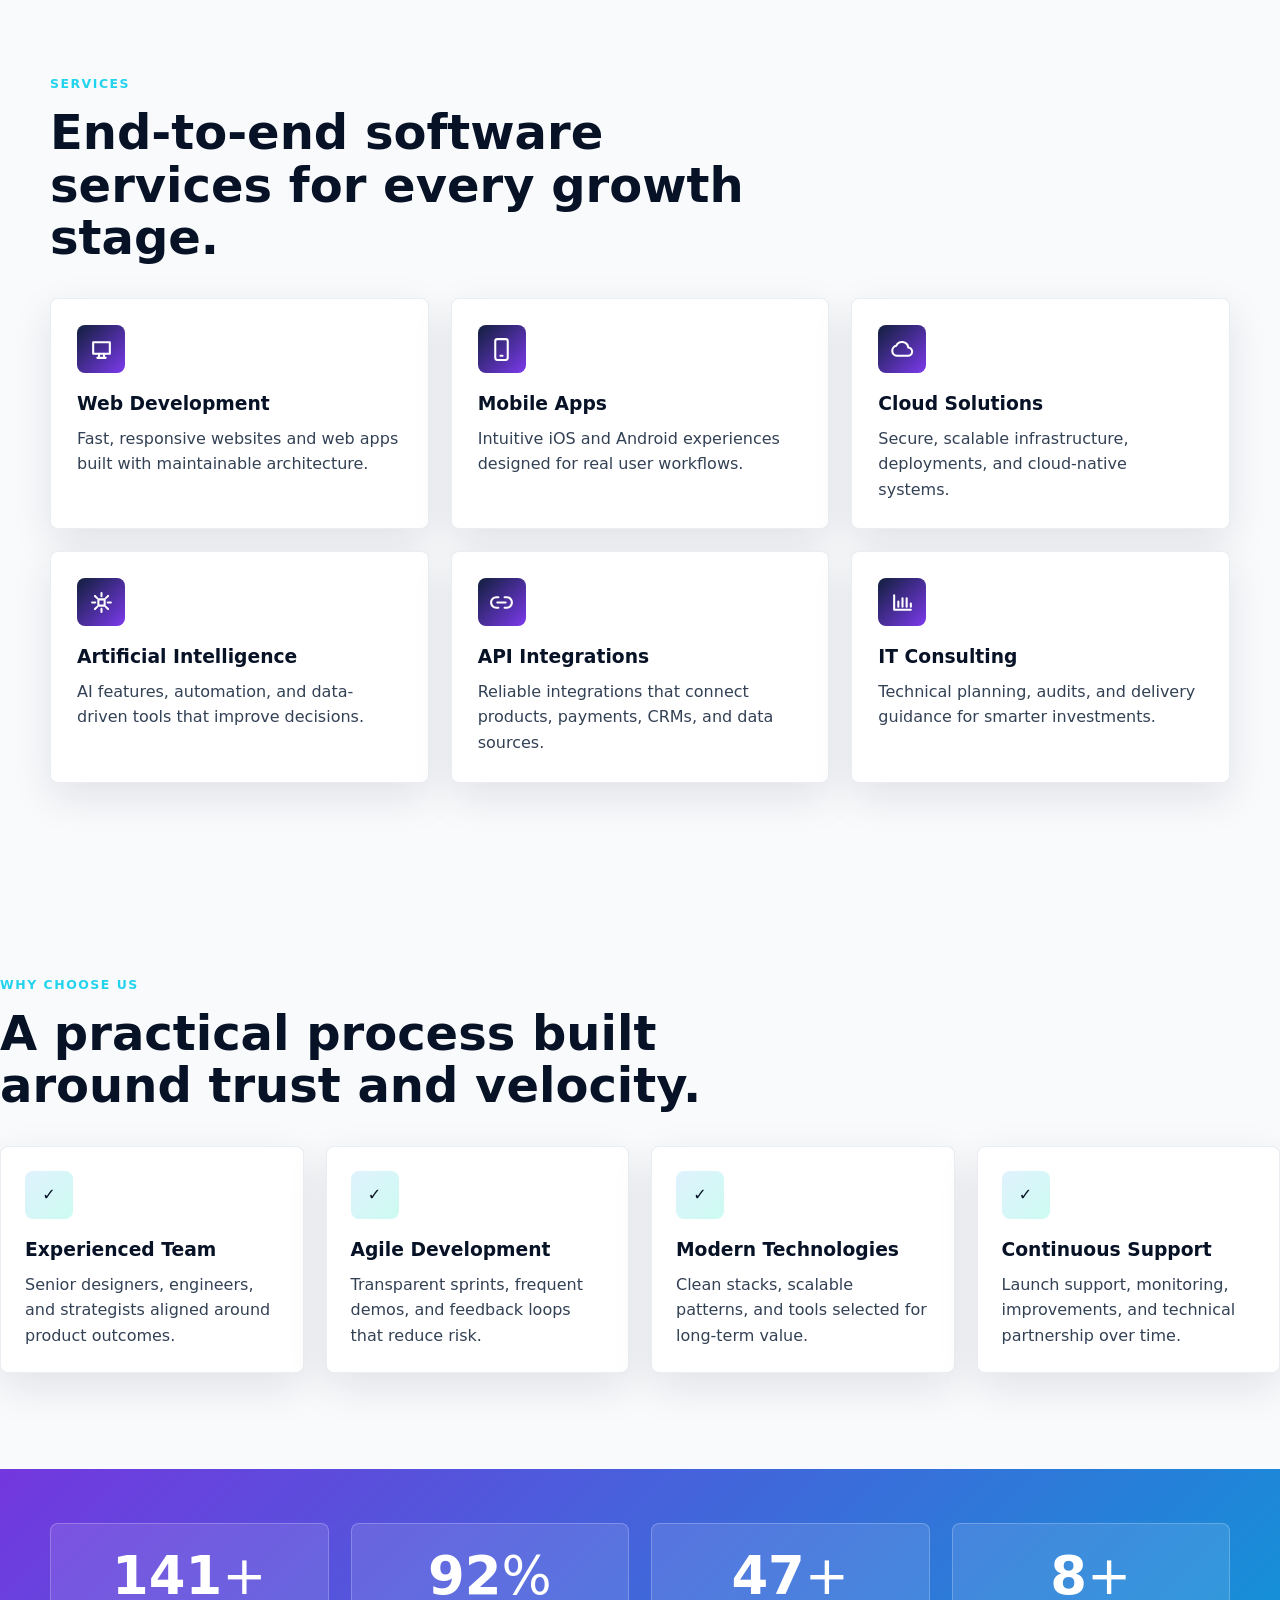
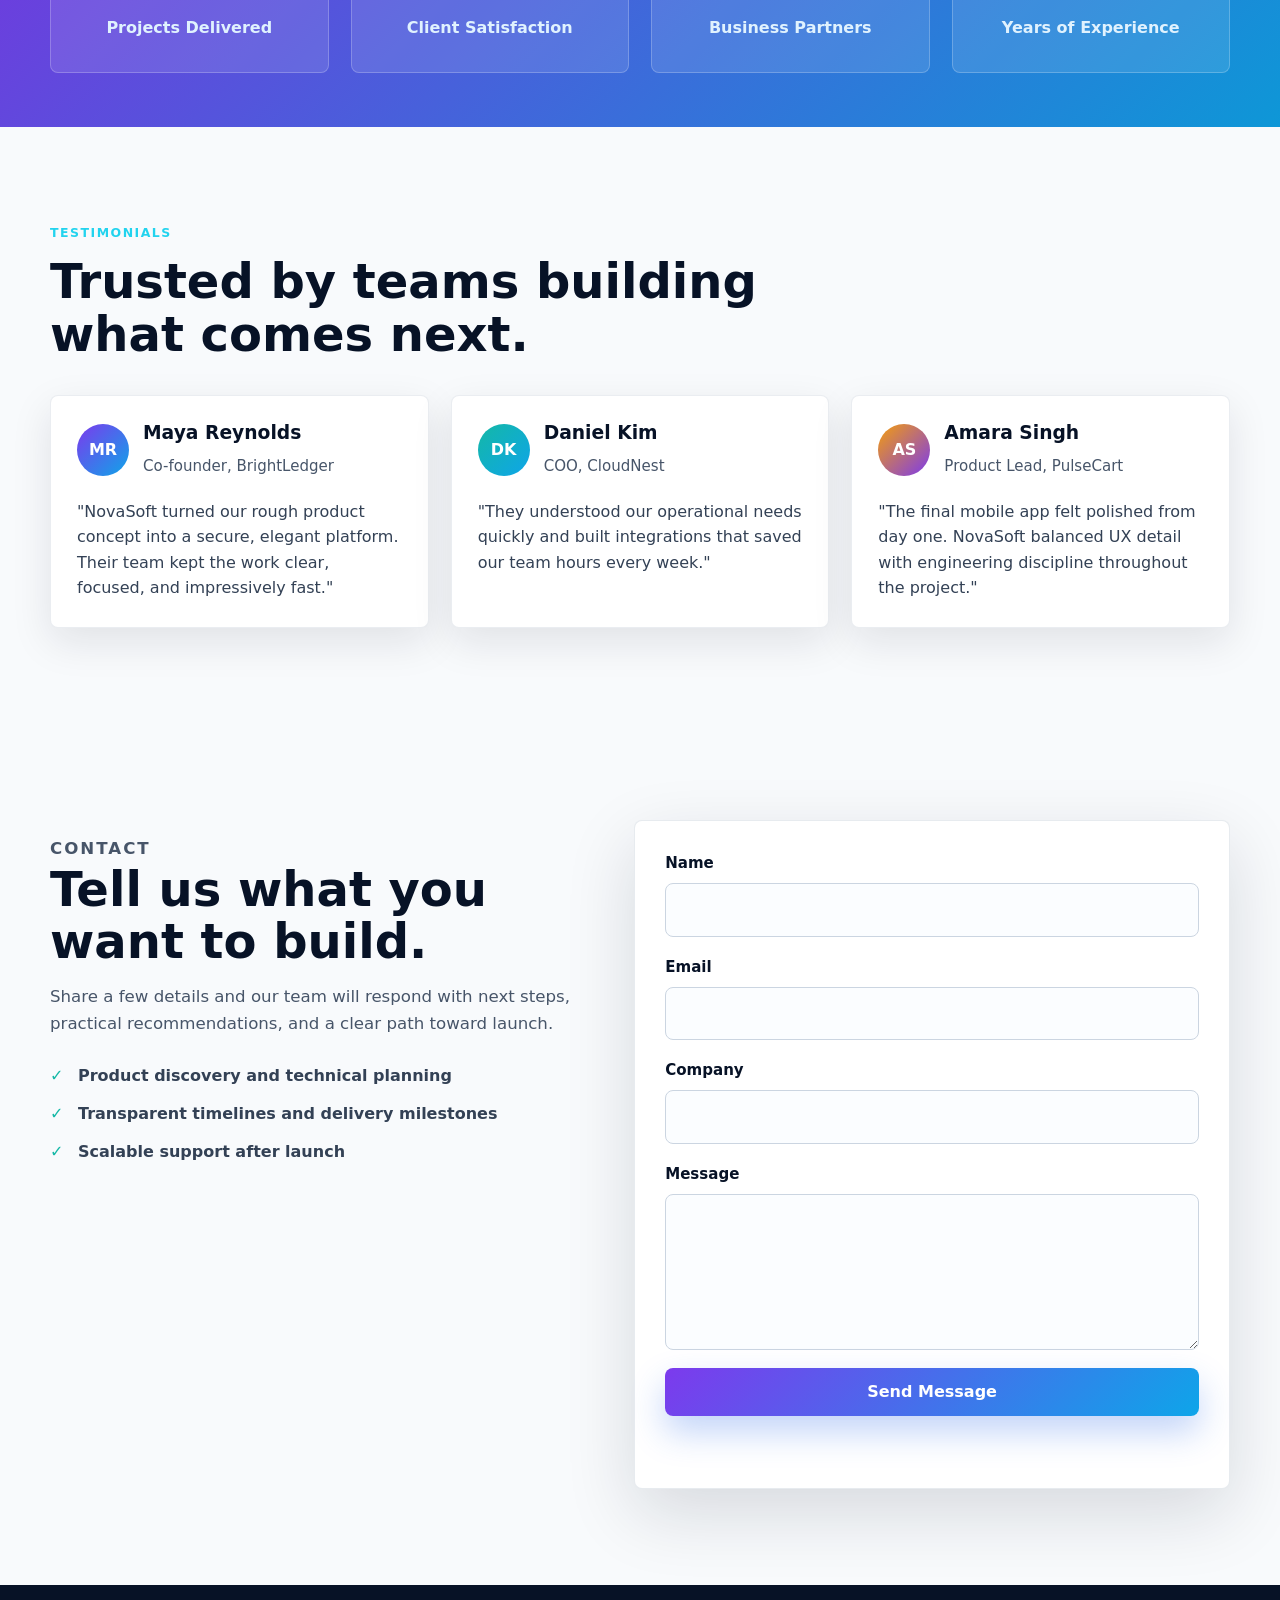
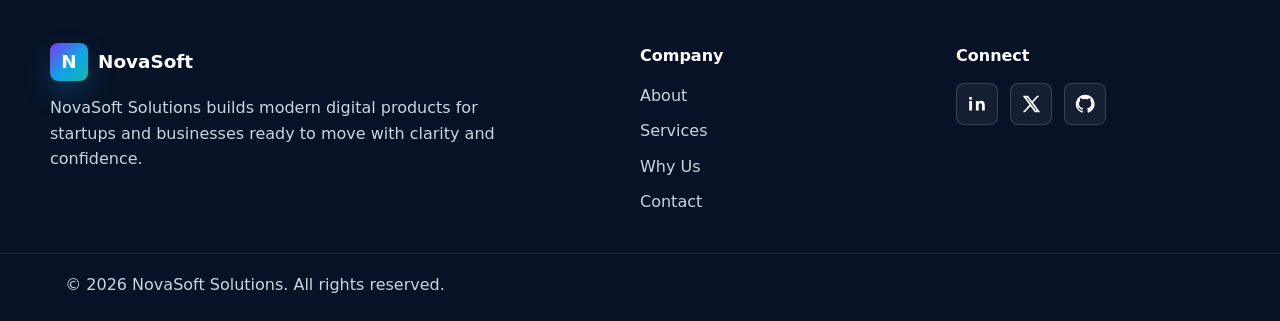
<file: PFO2_Front_end/agente_codex/index.html>
<!DOCTYPE html>
<html lang="en">
  <head>
    <meta charset="UTF-8" />
    <meta name="viewport" content="width=device-width, initial-scale=1.0" />
    <meta
      name="description"
      content="NovaSoft Solutions builds modern web, mobile, cloud, AI, API, and consulting solutions for startups and businesses."
    />
    <title>NovaSoft Solutions | Digital Product Development</title>
    <link rel="stylesheet" href="style.css" />
  </head>
  <body>
    <!-- Header -->
    <header class="site-header" id="top">
      <nav class="navbar" aria-label="Primary navigation">
        <a class="brand" href="#top" aria-label="NovaSoft Solutions home">
          <span class="brand-mark" aria-hidden="true">N</span>
          <span>NovaSoft</span>
        </a>

        <button
          class="menu-toggle"
          type="button"
          aria-label="Open navigation menu"
          aria-controls="primary-menu"
          aria-expanded="false"
        >
          <span></span>
          <span></span>
          <span></span>
        </button>

        <div class="nav-panel" id="primary-menu">
          <ul class="nav-links">
            <li><a href="#about">About</a></li>
            <li><a href="#services">Services</a></li>
            <li><a href="#why-us">Why Us</a></li>
            <li><a href="#testimonials">Testimonials</a></li>
            <li><a href="#contact">Contact</a></li>
          </ul>
          <a class="button button-small button-primary" href="#contact">Start a Project</a>
        </div>
      </nav>
    </header>

    <main>
      <!-- Hero Section -->
      <section class="hero section-shell" aria-labelledby="hero-title">
        <div class="hero-content">
          <p class="eyebrow">Software engineering for ambitious teams</p>
          <h1 id="hero-title">Transforming ideas into innovative digital solutions.</h1>
          <p class="hero-copy">
            NovaSoft Solutions designs, builds, and scales modern digital products
            for startups and growing businesses with thoughtful strategy,
            polished interfaces, and dependable engineering.
          </p>
          <div class="hero-actions">
            <a class="button button-primary" href="#contact">Get Started</a>
            <a class="button button-secondary" href="#services">Explore Services</a>
          </div>
        </div>

        <div class="hero-visual" aria-label="Abstract digital product architecture illustration">
          <div class="visual-grid" aria-hidden="true">
            <span></span>
            <span></span>
            <span></span>
            <span></span>
          </div>
          <svg class="orbit-graphic" viewBox="0 0 520 520" role="img" aria-labelledby="orbit-title orbit-desc">
            <title id="orbit-title">Connected technology platform graphic</title>
            <desc id="orbit-desc">Abstract connected nodes representing software, cloud, AI, and integrations.</desc>
            <defs>
              <linearGradient id="nodeGradient" x1="0%" y1="0%" x2="100%" y2="100%">
                <stop offset="0%" stop-color="#7c3aed" />
                <stop offset="48%" stop-color="#0ea5e9" />
                <stop offset="100%" stop-color="#14b8a6" />
              </linearGradient>
              <filter id="softGlow" x="-30%" y="-30%" width="160%" height="160%">
                <feGaussianBlur stdDeviation="12" result="blur" />
                <feMerge>
                  <feMergeNode in="blur" />
                  <feMergeNode in="SourceGraphic" />
                </feMerge>
              </filter>
            </defs>
            <circle cx="260" cy="260" r="164" fill="none" stroke="#2f3c66" stroke-width="2" />
            <circle cx="260" cy="260" r="108" fill="none" stroke="#33446f" stroke-width="2" stroke-dasharray="10 12" />
            <path d="M154 214 L260 128 L370 218 L332 356 L190 358 Z" fill="none" stroke="#64748b" stroke-width="3" />
            <path d="M260 128 L260 260 L190 358 M260 260 L370 218 M260 260 L332 356 M154 214 L260 260" fill="none" stroke="#475569" stroke-width="2" />
            <circle cx="260" cy="260" r="54" fill="#0f1b35" stroke="url(#nodeGradient)" stroke-width="4" />
            <circle cx="260" cy="260" r="22" fill="url(#nodeGradient)" filter="url(#softGlow)" />
            <circle cx="260" cy="128" r="28" fill="url(#nodeGradient)" />
            <circle cx="154" cy="214" r="24" fill="#17233f" stroke="#38bdf8" stroke-width="4" />
            <circle cx="370" cy="218" r="24" fill="#17233f" stroke="#a78bfa" stroke-width="4" />
            <circle cx="332" cy="356" r="24" fill="#17233f" stroke="#2dd4bf" stroke-width="4" />
            <circle cx="190" cy="358" r="24" fill="#17233f" stroke="#f59e0b" stroke-width="4" />
          </svg>
        </div>
      </section>

      <!-- About Us -->
      <section class="about section-shell" id="about" aria-labelledby="about-title">
        <div class="section-heading">
          <p class="eyebrow">About us</p>
          <h2 id="about-title">A product-minded development partner.</h2>
          <p>
            We combine strategy, design, and engineering to turn complex ideas
            into reliable software that feels simple to use.
          </p>
        </div>
        <div class="about-grid">
          <article class="info-panel">
            <h3>Who We Are</h3>
            <p>
              NovaSoft Solutions is a software development company focused on
              building modern digital products for startups and businesses. Our
              team creates scalable applications, connected platforms, and
              practical technology roadmaps.
            </p>
          </article>
          <article class="info-panel">
            <h3>Mission</h3>
            <p>
              To help teams launch meaningful digital products through clear
              collaboration, thoughtful UX, strong engineering, and measurable
              business outcomes.
            </p>
          </article>
          <article class="info-panel">
            <h3>Vision</h3>
            <p>
              To become a trusted technology partner for organizations shaping
              the next generation of web, mobile, cloud, and AI-powered
              experiences.
            </p>
          </article>
        </div>
      </section>

      <!-- Services -->
      <section class="services section-shell" id="services" aria-labelledby="services-title">
        <div class="section-heading">
          <p class="eyebrow">Services</p>
          <h2 id="services-title">End-to-end software services for every growth stage.</h2>
        </div>
        <div class="card-grid service-grid">
          <article class="service-card">
            <span class="icon-badge" aria-hidden="true">
              <svg viewBox="0 0 24 24"><path d="M4 5h16v11H4zM8 20h8M10 16l-.8 4M14 16l.8 4" /></svg>
            </span>
            <h3>Web Development</h3>
            <p>Fast, responsive websites and web apps built with maintainable architecture.</p>
          </article>
          <article class="service-card">
            <span class="icon-badge" aria-hidden="true">
              <svg viewBox="0 0 24 24"><path d="M8 2h8a2 2 0 0 1 2 2v16a2 2 0 0 1-2 2H8a2 2 0 0 1-2-2V4a2 2 0 0 1 2-2zM11 18h2" /></svg>
            </span>
            <h3>Mobile Apps</h3>
            <p>Intuitive iOS and Android experiences designed for real user workflows.</p>
          </article>
          <article class="service-card">
            <span class="icon-badge" aria-hidden="true">
              <svg viewBox="0 0 24 24"><path d="M7 18h10a4 4 0 0 0 .5-8A6 6 0 0 0 6 8.5 4.8 4.8 0 0 0 7 18z" /></svg>
            </span>
            <h3>Cloud Solutions</h3>
            <p>Secure, scalable infrastructure, deployments, and cloud-native systems.</p>
          </article>
          <article class="service-card">
            <span class="icon-badge" aria-hidden="true">
              <svg viewBox="0 0 24 24"><path d="M12 3v3M12 18v3M3 12h3M18 12h3M7.8 7.8 5.7 5.7M18.3 18.3l-2.1-2.1M16.2 7.8l2.1-2.1M5.7 18.3l2.1-2.1M9 9h6v6H9z" /></svg>
            </span>
            <h3>Artificial Intelligence</h3>
            <p>AI features, automation, and data-driven tools that improve decisions.</p>
          </article>
          <article class="service-card">
            <span class="icon-badge" aria-hidden="true">
              <svg viewBox="0 0 24 24"><path d="M8 12h8M9 7H7a5 5 0 0 0 0 10h2M15 7h2a5 5 0 0 1 0 10h-2" /></svg>
            </span>
            <h3>API Integrations</h3>
            <p>Reliable integrations that connect products, payments, CRMs, and data sources.</p>
          </article>
          <article class="service-card">
            <span class="icon-badge" aria-hidden="true">
              <svg viewBox="0 0 24 24"><path d="M4 19V5M4 19h16M8 16v-5M12 16V8M16 16v-8M20 16v-3" /></svg>
            </span>
            <h3>IT Consulting</h3>
            <p>Technical planning, audits, and delivery guidance for smarter investments.</p>
          </article>
        </div>
      </section>

      <!-- Why Choose Us -->
      <section class="why-us section-shell" id="why-us" aria-labelledby="why-title">
        <div class="section-heading">
          <p class="eyebrow">Why choose us</p>
          <h2 id="why-title">A practical process built around trust and velocity.</h2>
        </div>
        <div class="advantages">
          <article>
            <span class="check-icon" aria-hidden="true">✓</span>
            <h3>Experienced Team</h3>
            <p>Senior designers, engineers, and strategists aligned around product outcomes.</p>
          </article>
          <article>
            <span class="check-icon" aria-hidden="true">✓</span>
            <h3>Agile Development</h3>
            <p>Transparent sprints, frequent demos, and feedback loops that reduce risk.</p>
          </article>
          <article>
            <span class="check-icon" aria-hidden="true">✓</span>
            <h3>Modern Technologies</h3>
            <p>Clean stacks, scalable patterns, and tools selected for long-term value.</p>
          </article>
          <article>
            <span class="check-icon" aria-hidden="true">✓</span>
            <h3>Continuous Support</h3>
            <p>Launch support, monitoring, improvements, and technical partnership over time.</p>
          </article>
        </div>
      </section>

      <!-- Statistics Section -->
      <section class="stats-section" aria-label="Company statistics">
        <div class="section-shell stats-grid">
          <article class="stat-card">
            <strong data-count="150">0</strong><span>+</span>
            <p>Projects Delivered</p>
          </article>
          <article class="stat-card">
            <strong data-count="98">0</strong><span>%</span>
            <p>Client Satisfaction</p>
          </article>
          <article class="stat-card">
            <strong data-count="50">0</strong><span>+</span>
            <p>Business Partners</p>
          </article>
          <article class="stat-card">
            <strong data-count="8">0</strong><span>+</span>
            <p>Years of Experience</p>
          </article>
        </div>
      </section>

      <!-- Testimonials -->
      <section class="testimonials section-shell" id="testimonials" aria-labelledby="testimonials-title">
        <div class="section-heading">
          <p class="eyebrow">Testimonials</p>
          <h2 id="testimonials-title">Trusted by teams building what comes next.</h2>
        </div>
        <div class="card-grid testimonial-grid">
          <article class="testimonial-card">
            <div class="client">
              <span class="avatar" aria-hidden="true">MR</span>
              <div>
                <h3>Maya Reynolds</h3>
                <p>Co-founder, BrightLedger</p>
              </div>
            </div>
            <p class="review">
              "NovaSoft turned our rough product concept into a secure, elegant
              platform. Their team kept the work clear, focused, and impressively fast."
            </p>
          </article>
          <article class="testimonial-card">
            <div class="client">
              <span class="avatar avatar-teal" aria-hidden="true">DK</span>
              <div>
                <h3>Daniel Kim</h3>
                <p>COO, CloudNest</p>
              </div>
            </div>
            <p class="review">
              "They understood our operational needs quickly and built integrations
              that saved our team hours every week."
            </p>
          </article>
          <article class="testimonial-card">
            <div class="client">
              <span class="avatar avatar-gold" aria-hidden="true">AS</span>
              <div>
                <h3>Amara Singh</h3>
                <p>Product Lead, PulseCart</p>
              </div>
            </div>
            <p class="review">
              "The final mobile app felt polished from day one. NovaSoft balanced
              UX detail with engineering discipline throughout the project."
            </p>
          </article>
        </div>
      </section>

      <!-- Contact Section -->
      <section class="contact section-shell" id="contact" aria-labelledby="contact-title">
        <div class="contact-copy">
          <p class="eyebrow">Contact</p>
          <h2 id="contact-title">Tell us what you want to build.</h2>
          <p>
            Share a few details and our team will respond with next steps,
            practical recommendations, and a clear path toward launch.
          </p>
          <ul class="contact-points">
            <li>Product discovery and technical planning</li>
            <li>Transparent timelines and delivery milestones</li>
            <li>Scalable support after launch</li>
          </ul>
        </div>
        <form class="contact-form" aria-label="Project inquiry form">
          <div class="form-field">
            <label for="name">Name</label>
            <input id="name" name="name" type="text" autocomplete="name" required />
          </div>
          <div class="form-field">
            <label for="email">Email</label>
            <input id="email" name="email" type="email" autocomplete="email" required />
          </div>
          <div class="form-field">
            <label for="company">Company</label>
            <input id="company" name="company" type="text" autocomplete="organization" />
          </div>
          <div class="form-field">
            <label for="message">Message</label>
            <textarea id="message" name="message" rows="5" required></textarea>
          </div>
          <button class="button button-primary form-button" type="submit">Send Message</button>
          <p class="form-status" role="status" aria-live="polite"></p>
        </form>
      </section>
    </main>

    <!-- Footer -->
    <footer class="site-footer">
      <div class="section-shell footer-grid">
        <div>
          <a class="brand footer-brand" href="#top" aria-label="NovaSoft Solutions home">
            <span class="brand-mark" aria-hidden="true">N</span>
            <span>NovaSoft</span>
          </a>
          <p>
            NovaSoft Solutions builds modern digital products for startups and
            businesses ready to move with clarity and confidence.
          </p>
        </div>
        <nav aria-label="Footer navigation">
          <h2>Company</h2>
          <ul class="footer-links">
            <li><a href="#about">About</a></li>
            <li><a href="#services">Services</a></li>
            <li><a href="#why-us">Why Us</a></li>
            <li><a href="#contact">Contact</a></li>
          </ul>
        </nav>
        <div>
          <h2>Connect</h2>
          <div class="social-links">
            <a href="https://www.linkedin.com/company/novasoft-solutions" aria-label="NovaSoft Solutions on LinkedIn">
              <svg viewBox="0 0 24 24" aria-hidden="true"><path d="M6.5 8.8V19h-3V8.8h3zM5 4a1.7 1.7 0 1 1 0 3.4A1.7 1.7 0 0 1 5 4zM20.5 13.2V19h-3v-5.3c0-1.4-.5-2.4-1.8-2.4-1 0-1.5.7-1.8 1.3-.1.2-.1.5-.1.8V19h-3V8.8h2.9v1.4c.4-.7 1.2-1.7 3-1.7 2.2 0 3.8 1.5 3.8 4.7z" /></svg>
            </a>
            <a href="https://x.com/novasoftsol" aria-label="NovaSoft Solutions on X">
              <svg viewBox="0 0 24 24" aria-hidden="true"><path d="M14.2 10.3 21 3h-2.4l-5.5 5.9L8.7 3H3l7.3 9.8L3 21h2.4l6-6.5L16.2 21H22l-7.8-10.7zM6.7 4.8h1.1l10.6 14.4h-1.1L6.7 4.8z" /></svg>
            </a>
            <a href="https://github.com/novasoft-solutions" aria-label="NovaSoft Solutions on GitHub">
              <svg viewBox="0 0 24 24" aria-hidden="true"><path d="M12 2a10 10 0 0 0-3.2 19.5c.5.1.7-.2.7-.5v-1.9c-2.9.6-3.5-1.2-3.5-1.2-.5-1.1-1.1-1.4-1.1-1.4-.9-.6.1-.6.1-.6 1 .1 1.6 1 1.6 1 .9 1.5 2.3 1.1 2.9.8.1-.7.4-1.1.7-1.3-2.3-.3-4.7-1.2-4.7-5A3.9 3.9 0 0 1 6.6 8.6c-.1-.3-.5-1.3.1-2.8 0 0 .9-.3 2.9 1.1a9.8 9.8 0 0 1 5.2 0c2-1.4 2.9-1.1 2.9-1.1.6 1.5.2 2.5.1 2.8a3.9 3.9 0 0 1 1.1 2.8c0 3.9-2.4 4.7-4.7 5 .4.3.7 1 .7 2V21c0 .3.2.6.7.5A10 10 0 0 0 12 2z" /></svg>
            </a>
          </div>
        </div>
      </div>
      <div class="footer-bottom">
        <p>&copy; 2026 NovaSoft Solutions. All rights reserved.</p>
      </div>
    </footer>

    <script src="script.js"></script>
  </body>
</html>
</file>
<file: PFO2_Front_end/agente_claude/style.css>
/* =====================================================
   NovaSoft Solutions — style.css
   Palette: Deep Navy (#0f172a), Purple (#7c3aed),
            Indigo (#4f46e5), Soft Gray (#94a3b8),
            White (#ffffff)
   Fonts: Space Grotesk (display), Inter (body),
          Space Mono (data/accent)
===================================================== */

/* ---- Reset & Base ---- */
*, *::before, *::after { box-sizing: border-box; margin: 0; padding: 0; }

:root {
  --navy:     #0f172a;
  --navy-mid: #1e1b4b;
  --indigo:   #4f46e5;
  --purple:   #7c3aed;
  --purple-lt:#a78bfa;
  --gray-900: #0f172a;
  --gray-800: #1e293b;
  --gray-700: #334155;
  --gray-500: #64748b;
  --gray-400: #94a3b8;
  --gray-100: #f1f5f9;
  --white:    #ffffff;

  --gradient-main: linear-gradient(135deg, #7c3aed 0%, #4f46e5 100%);
  --gradient-dark: linear-gradient(135deg, #1e1b4b 0%, #0f172a 100%);

  --font-display: 'Space Grotesk', sans-serif;
  --font-body:    'Inter', sans-serif;
  --font-mono:    'Space Mono', monospace;

  --radius-sm: 8px;
  --radius-md: 14px;
  --radius-lg: 20px;

  --shadow-sm:  0 1px 3px rgba(0,0,0,0.12), 0 1px 2px rgba(0,0,0,0.08);
  --shadow-md:  0 4px 16px rgba(0,0,0,0.18);
  --shadow-lg:  0 12px 40px rgba(0,0,0,0.28);
  --shadow-glow: 0 0 30px rgba(124,58,237,0.25);

  --header-h: 72px;
  --section-py: clamp(64px, 8vw, 112px);
}

html { scroll-behavior: smooth; }

body {
  font-family: var(--font-body);
  background: var(--white);
  color: var(--gray-800);
  line-height: 1.65;
  font-size: 16px;
  -webkit-font-smoothing: antialiased;
}

img, svg { display: block; max-width: 100%; }
a { text-decoration: none; color: inherit; }
ul { list-style: none; }

/* ---- Container ---- */
.container {
  width: 100%;
  max-width: 1200px;
  margin: 0 auto;
  padding: 0 clamp(16px, 4vw, 40px);
}

/* =====================================================
   BUTTONS
===================================================== */
.btn {
  display: inline-flex;
  align-items: center;
  justify-content: center;
  gap: 8px;
  font-family: var(--font-body);
  font-size: 15px;
  font-weight: 600;
  padding: 10px 22px;
  border-radius: var(--radius-sm);
  border: 2px solid transparent;
  cursor: pointer;
  transition: transform 0.18s ease, box-shadow 0.18s ease, background 0.18s ease, border-color 0.18s ease;
  white-space: nowrap;
  line-height: 1.4;
  text-align: center;
}

.btn--primary {
  background: var(--gradient-main);
  color: var(--white);
  box-shadow: 0 4px 14px rgba(124,58,237,0.35);
}
.btn--primary:hover, .btn--primary:focus-visible {
  transform: translateY(-2px);
  box-shadow: 0 8px 24px rgba(124,58,237,0.45);
}

.btn--ghost {
  background: transparent;
  color: var(--white);
  border-color: rgba(255,255,255,0.35);
}
.btn--ghost:hover, .btn--ghost:focus-visible {
  background: rgba(255,255,255,0.08);
  border-color: rgba(255,255,255,0.6);
  transform: translateY(-2px);
}

.btn--lg { font-size: 16px; padding: 13px 28px; }
.btn--full { width: 100%; }

.btn:focus-visible {
  outline: 3px solid var(--purple-lt);
  outline-offset: 3px;
}

/* =====================================================
   SECTION COMMON
===================================================== */
.section { padding: var(--section-py) 0; }

.section-label {
  font-family: var(--font-mono);
  font-size: 12px;
  font-weight: 700;
  letter-spacing: 0.12em;
  text-transform: uppercase;
  color: var(--purple);
  margin-bottom: 14px;
}

.section-title {
  font-family: var(--font-display);
  font-size: clamp(28px, 4vw, 44px);
  font-weight: 700;
  color: var(--gray-900);
  line-height: 1.18;
  letter-spacing: -0.02em;
  margin-bottom: 20px;
}
.section-title--center { text-align: center; }

.section-subtitle {
  font-size: 17px;
  color: var(--gray-500);
  max-width: 600px;
  margin: 0 auto 56px;
  text-align: center;
  line-height: 1.6;
}

/* =====================================================
   HEADER
===================================================== */
.header {
  position: fixed;
  top: 0; left: 0; right: 0;
  z-index: 100;
  height: var(--header-h);
  background: rgba(15, 23, 42, 0.85);
  backdrop-filter: blur(12px);
  -webkit-backdrop-filter: blur(12px);
  border-bottom: 1px solid rgba(255,255,255,0.06);
  transition: background 0.3s;
}

.header--scrolled {
  background: rgba(15, 23, 42, 0.98);
  box-shadow: 0 2px 20px rgba(0,0,0,0.35);
}

.header__inner {
  display: flex;
  align-items: center;
  justify-content: space-between;
  height: 100%;
}

/* Logo */
.logo {
  display: flex;
  align-items: center;
  gap: 10px;
  flex-shrink: 0;
}
.logo__mark {
  width: 36px;
  height: 36px;
  background: var(--gradient-main);
  border-radius: 9px;
  display: flex;
  align-items: center;
  justify-content: center;
  font-family: var(--font-mono);
  font-size: 13px;
  font-weight: 700;
  color: var(--white);
  letter-spacing: -0.03em;
}
.logo__name {
  font-family: var(--font-display);
  font-weight: 700;
  font-size: 17px;
  color: var(--white);
  letter-spacing: -0.01em;
}
.logo__accent { color: var(--purple-lt); }

/* Nav */
.nav__list {
  display: flex;
  gap: 6px;
}
.nav__link {
  font-size: 14px;
  font-weight: 500;
  color: var(--gray-400);
  padding: 6px 12px;
  border-radius: 6px;
  transition: color 0.15s, background 0.15s;
}
.nav__link:hover, .nav__link:focus-visible {
  color: var(--white);
  background: rgba(255,255,255,0.07);
}

.header__cta { font-size: 14px; padding: 8px 18px; }

/* Hamburger */
.hamburger {
  display: none;
  flex-direction: column;
  gap: 5px;
  background: none;
  border: none;
  cursor: pointer;
  padding: 6px;
  border-radius: 6px;
  transition: background 0.15s;
}
.hamburger:hover { background: rgba(255,255,255,0.07); }
.hamburger__bar {
  width: 22px;
  height: 2px;
  background: var(--white);
  border-radius: 2px;
  transition: transform 0.2s, opacity 0.2s;
}
.hamburger.is-open .hamburger__bar:nth-child(1) { transform: translateY(7px) rotate(45deg); }
.hamburger.is-open .hamburger__bar:nth-child(2) { opacity: 0; }
.hamburger.is-open .hamburger__bar:nth-child(3) { transform: translateY(-7px) rotate(-45deg); }

/* Mobile nav */
.mobile-nav {
  background: var(--navy);
  border-top: 1px solid rgba(255,255,255,0.07);
  padding: 24px;
}
.mobile-nav__list {
  display: flex;
  flex-direction: column;
  gap: 4px;
}
.mobile-nav__link {
  display: block;
  font-size: 16px;
  font-weight: 500;
  color: var(--gray-400);
  padding: 10px 14px;
  border-radius: var(--radius-sm);
  transition: color 0.15s, background 0.15s;
}
.mobile-nav__link:hover { color: var(--white); background: rgba(255,255,255,0.07); }
.mobile-nav__list .btn { margin-top: 12px; width: 100%; }

/* =====================================================
   HERO
===================================================== */
.hero {
  min-height: 100vh;
  background: var(--gradient-dark);
  position: relative;
  overflow: hidden;
  display: flex;
  flex-direction: column;
  padding-top: var(--header-h);
}

.hero__bg {
  position: absolute;
  inset: 0;
  pointer-events: none;
}
.hero__grid {
  width: 100%;
  height: 100%;
  position: absolute;
  inset: 0;
}

.hero__content {
  flex: 1;
  display: grid;
  grid-template-columns: 1fr 1fr;
  align-items: center;
  gap: 60px;
  padding-top: clamp(48px, 8vh, 96px);
  padding-bottom: clamp(48px, 8vh, 80px);
  position: relative;
  z-index: 1;
}

.hero__eyebrow {
  display: inline-block;
  font-family: var(--font-mono);
  font-size: 11px;
  font-weight: 700;
  letter-spacing: 0.14em;
  text-transform: uppercase;
  color: var(--purple-lt);
  background: rgba(124,58,237,0.15);
  border: 1px solid rgba(124,58,237,0.3);
  border-radius: 40px;
  padding: 5px 14px;
  margin-bottom: 24px;
}

.hero__headline {
  font-family: var(--font-display);
  font-size: clamp(34px, 4.5vw, 58px);
  font-weight: 700;
  color: var(--white);
  line-height: 1.1;
  letter-spacing: -0.03em;
  margin-bottom: 24px;
}
.hero__headline--gradient {
  background: linear-gradient(90deg, #a78bfa 0%, #818cf8 60%, #7dd3fc 100%);
  -webkit-background-clip: text;
  -webkit-text-fill-color: transparent;
  background-clip: text;
}

.hero__description {
  font-size: clamp(16px, 1.5vw, 18px);
  color: var(--gray-400);
  max-width: 480px;
  line-height: 1.7;
  margin-bottom: 36px;
}

.hero__actions {
  display: flex;
  gap: 14px;
  flex-wrap: wrap;
}

.hero__visual {
  display: flex;
  justify-content: center;
  align-items: center;
}
.hero__illustration {
  width: 100%;
  max-width: 480px;
  filter: drop-shadow(0 20px 60px rgba(124,58,237,0.25));
  animation: float 6s ease-in-out infinite;
}

@keyframes float {
  0%, 100% { transform: translateY(0); }
  50%       { transform: translateY(-12px); }
}

.hero__scroll-hint {
  display: flex;
  justify-content: center;
  padding-bottom: 32px;
  position: relative;
  z-index: 1;
}
.hero__scroll-hint span {
  display: block;
  width: 22px;
  height: 38px;
  border: 2px solid rgba(255,255,255,0.2);
  border-radius: 11px;
  position: relative;
}
.hero__scroll-hint span::after {
  content: '';
  position: absolute;
  top: 6px;
  left: 50%;
  transform: translateX(-50%);
  width: 4px;
  height: 8px;
  background: rgba(255,255,255,0.4);
  border-radius: 2px;
  animation: scroll-dot 1.8s ease-in-out infinite;
}
@keyframes scroll-dot {
  0%   { opacity: 1; transform: translateX(-50%) translateY(0); }
  80%  { opacity: 0; transform: translateX(-50%) translateY(14px); }
  100% { opacity: 0; transform: translateX(-50%) translateY(14px); }
}

/* =====================================================
   ABOUT
===================================================== */
.about { background: var(--white); }

.about__grid {
  display: grid;
  grid-template-columns: 1fr 1fr;
  gap: 60px;
  align-items: start;
}

.about__intro .section-title { margin-bottom: 24px; }

.about__body {
  color: var(--gray-500);
  font-size: 16px;
  line-height: 1.75;
  margin-bottom: 16px;
}

.about__pillars {
  display: flex;
  flex-direction: column;
  gap: 28px;
  padding-top: 8px;
}

.about__pillar {
  display: flex;
  gap: 18px;
  align-items: flex-start;
  background: var(--gray-100);
  border-radius: var(--radius-md);
  padding: 24px;
  border: 1px solid rgba(0,0,0,0.04);
  transition: box-shadow 0.2s;
}
.about__pillar:hover { box-shadow: var(--shadow-md); }

.about__pillar-icon {
  flex-shrink: 0;
  width: 44px;
  height: 44px;
  background: var(--gradient-main);
  border-radius: 10px;
  display: flex;
  align-items: center;
  justify-content: center;
  color: var(--white);
}

.about__pillar-title {
  font-family: var(--font-display);
  font-weight: 700;
  font-size: 15px;
  color: var(--gray-900);
  margin-bottom: 6px;
}
.about__pillar-text {
  font-size: 14px;
  color: var(--gray-500);
  line-height: 1.6;
}

/* =====================================================
   SERVICES
===================================================== */
.services { background: var(--gray-100); }

.services__grid {
  display: grid;
  grid-template-columns: repeat(3, 1fr);
  gap: 24px;
}

.service-card {
  background: var(--white);
  border-radius: var(--radius-md);
  padding: 32px 28px;
  border: 1px solid rgba(0,0,0,0.05);
  box-shadow: var(--shadow-sm);
  transition: transform 0.22s ease, box-shadow 0.22s ease, border-color 0.22s ease;
  position: relative;
  overflow: hidden;
}
.service-card::before {
  content: '';
  position: absolute;
  top: 0; left: 0; right: 0;
  height: 3px;
  background: var(--gradient-main);
  transform: scaleX(0);
  transform-origin: left;
  transition: transform 0.3s ease;
}
.service-card:hover {
  transform: translateY(-5px);
  box-shadow: var(--shadow-lg);
  border-color: rgba(124,58,237,0.15);
}
.service-card:hover::before { transform: scaleX(1); }

.service-card__icon {
  width: 52px;
  height: 52px;
  background: linear-gradient(135deg, rgba(124,58,237,0.12) 0%, rgba(79,70,229,0.12) 100%);
  border-radius: 12px;
  display: flex;
  align-items: center;
  justify-content: center;
  color: var(--purple);
  margin-bottom: 20px;
  transition: background 0.2s;
}
.service-card:hover .service-card__icon {
  background: var(--gradient-main);
  color: var(--white);
}

.service-card__title {
  font-family: var(--font-display);
  font-weight: 700;
  font-size: 17px;
  color: var(--gray-900);
  margin-bottom: 10px;
  letter-spacing: -0.01em;
}
.service-card__desc {
  font-size: 14px;
  color: var(--gray-500);
  line-height: 1.65;
}

/* =====================================================
   WHY US
===================================================== */
.why-us { background: var(--white); }

.why-us__grid {
  display: grid;
  grid-template-columns: repeat(2, 1fr);
  gap: 28px;
}

.why-card {
  padding: 36px 32px;
  border-radius: var(--radius-md);
  border: 1px solid rgba(0,0,0,0.06);
  background: var(--white);
  box-shadow: var(--shadow-sm);
  transition: box-shadow 0.2s, transform 0.2s;
  position: relative;
}
.why-card:hover { box-shadow: var(--shadow-md); transform: translateY(-3px); }

.why-card__number {
  font-family: var(--font-mono);
  font-size: 13px;
  font-weight: 700;
  color: var(--purple);
  background: rgba(124,58,237,0.08);
  border-radius: 6px;
  padding: 3px 9px;
  display: inline-block;
  margin-bottom: 18px;
  letter-spacing: 0.05em;
}
.why-card__title {
  font-family: var(--font-display);
  font-size: 20px;
  font-weight: 700;
  color: var(--gray-900);
  margin-bottom: 12px;
  letter-spacing: -0.01em;
}
.why-card__text {
  font-size: 15px;
  color: var(--gray-500);
  line-height: 1.7;
}

/* =====================================================
   STATS
===================================================== */
.stats {
  background: var(--gradient-dark);
  padding: clamp(56px, 7vw, 80px) 0;
  position: relative;
  overflow: hidden;
}
.stats::before {
  content: '';
  position: absolute;
  inset: 0;
  background: url("data:image/svg+xml,%3Csvg width='60' height='60' viewBox='0 0 60 60' xmlns='http://www.w3.org/2000/svg'%3E%3Cpath d='M60 0L0 0 0 60' fill='none' stroke='rgba(139,92,246,0.08)' stroke-width='1'/%3E%3C/svg%3E");
}

.stats__grid {
  position: relative;
  display: grid;
  grid-template-columns: repeat(4, 1fr);
  gap: 16px;
  text-align: center;
}

.stat-item {
  padding: 32px 16px;
  border-radius: var(--radius-md);
  background: rgba(255,255,255,0.04);
  border: 1px solid rgba(255,255,255,0.07);
  transition: background 0.2s;
}
.stat-item:hover { background: rgba(255,255,255,0.07); }

.stat-item__value {
  font-family: var(--font-mono);
  font-size: clamp(36px, 4vw, 56px);
  font-weight: 700;
  color: var(--white);
  letter-spacing: -0.03em;
  line-height: 1;
  margin-bottom: 10px;
  background: linear-gradient(135deg, #ffffff 0%, #a78bfa 100%);
  -webkit-background-clip: text;
  -webkit-text-fill-color: transparent;
  background-clip: text;
}
.stat-item__label {
  font-size: 13px;
  color: var(--gray-400);
  font-weight: 500;
  letter-spacing: 0.02em;
  text-transform: uppercase;
  font-family: var(--font-mono);
}

/* =====================================================
   TESTIMONIALS
===================================================== */
.testimonials { background: var(--gray-100); }

.testimonials__grid {
  display: grid;
  grid-template-columns: repeat(3, 1fr);
  gap: 24px;
}

.testimonial-card {
  background: var(--white);
  border-radius: var(--radius-md);
  padding: 32px 28px;
  box-shadow: var(--shadow-sm);
  border: 1px solid rgba(0,0,0,0.05);
  display: flex;
  flex-direction: column;
  gap: 24px;
  transition: box-shadow 0.22s, transform 0.22s;
}
.testimonial-card:hover { box-shadow: var(--shadow-md); transform: translateY(-4px); }

.testimonial-card__quote {
  font-size: 15px;
  color: var(--gray-700);
  line-height: 1.75;
  font-style: normal;
  flex: 1;
  position: relative;
  padding-top: 28px;
}
.testimonial-card__quote::before {
  content: '\201C';
  position: absolute;
  top: -6px; left: -4px;
  font-size: 64px;
  font-family: Georgia, serif;
  color: var(--purple);
  opacity: 0.25;
  line-height: 1;
}

.testimonial-card__footer {
  display: flex;
  align-items: center;
  gap: 14px;
}

.testimonial-card__avatar {
  width: 44px;
  height: 44px;
  border-radius: 50%;
  background: var(--gradient-main);
  display: flex;
  align-items: center;
  justify-content: center;
  font-family: var(--font-mono);
  font-size: 13px;
  font-weight: 700;
  color: var(--white);
  flex-shrink: 0;
}

.testimonial-card__name {
  display: block;
  font-family: var(--font-display);
  font-weight: 700;
  font-size: 15px;
  color: var(--gray-900);
  font-style: normal;
}
.testimonial-card__company {
  font-size: 13px;
  color: var(--gray-400);
  margin-top: 2px;
}

/* =====================================================
   CONTACT
===================================================== */
.contact { background: var(--white); }

.contact__inner {
  display: grid;
  grid-template-columns: 1fr 1.2fr;
  gap: 72px;
  align-items: start;
}

.contact__intro .section-title { margin-top: 4px; }

.contact__body {
  color: var(--gray-500);
  font-size: 16px;
  line-height: 1.7;
  margin-bottom: 32px;
}

.contact__details {
  display: flex;
  flex-direction: column;
  gap: 14px;
}
.contact__details li {
  display: flex;
  align-items: center;
  gap: 12px;
  font-size: 15px;
  color: var(--gray-600, #475569);
}
.contact__details svg { color: var(--purple); flex-shrink: 0; }

/* Form */
.contact-form { display: flex; flex-direction: column; gap: 20px; }

.form-row { display: grid; gap: 20px; }
.form-row--two { grid-template-columns: 1fr 1fr; }

.form-group { display: flex; flex-direction: column; gap: 6px; }

.form-label {
  font-size: 13px;
  font-weight: 600;
  color: var(--gray-700);
  letter-spacing: 0.01em;
}
.form-label span { color: var(--purple); }

.form-input {
  font-family: var(--font-body);
  font-size: 15px;
  color: var(--gray-900);
  background: var(--gray-100);
  border: 1.5px solid transparent;
  border-radius: var(--radius-sm);
  padding: 12px 14px;
  width: 100%;
  outline: none;
  transition: border-color 0.18s, box-shadow 0.18s, background 0.18s;
  -webkit-appearance: none;
  appearance: none;
}
.form-input::placeholder { color: var(--gray-400); }
.form-input:focus {
  border-color: var(--purple);
  background: var(--white);
  box-shadow: 0 0 0 3px rgba(124,58,237,0.12);
}
.form-input--textarea { resize: vertical; min-height: 120px; }

.form-success {
  display: flex;
  align-items: center;
  gap: 10px;
  font-size: 15px;
  font-weight: 500;
  color: #16a34a;
  background: #f0fdf4;
  border: 1px solid #bbf7d0;
  border-radius: var(--radius-sm);
  padding: 14px 18px;
}

/* =====================================================
   FOOTER
===================================================== */
.footer {
  background: var(--navy);
  border-top: 1px solid rgba(255,255,255,0.06);
}

.footer__inner {
  display: grid;
  grid-template-columns: 1.4fr 1fr;
  gap: 60px;
  padding-top: 60px;
  padding-bottom: 48px;
  align-items: start;
}

.footer__brand { display: flex; flex-direction: column; gap: 16px; }

.footer__tagline {
  font-size: 14px;
  color: var(--gray-500);
  line-height: 1.6;
  max-width: 300px;
}

.footer__social {
  display: flex;
  gap: 10px;
  margin-top: 4px;
}
.social-link {
  width: 36px;
  height: 36px;
  border-radius: 8px;
  background: rgba(255,255,255,0.06);
  border: 1px solid rgba(255,255,255,0.08);
  display: flex;
  align-items: center;
  justify-content: center;
  color: var(--gray-400);
  transition: background 0.18s, color 0.18s, transform 0.18s;
}
.social-link:hover {
  background: var(--purple);
  color: var(--white);
  transform: translateY(-2px);
  border-color: transparent;
}

/* Footer nav */
.footer__nav {
  display: grid;
  grid-template-columns: repeat(3, 1fr);
  gap: 32px;
}
.footer__nav-heading {
  font-family: var(--font-display);
  font-size: 12px;
  font-weight: 700;
  color: var(--white);
  letter-spacing: 0.1em;
  text-transform: uppercase;
  margin-bottom: 16px;
}
.footer__nav-col ul { display: flex; flex-direction: column; gap: 8px; }
.footer__nav-link {
  font-size: 14px;
  color: var(--gray-500);
  transition: color 0.15s;
}
.footer__nav-link:hover { color: var(--white); }

.footer__bottom {
  border-top: 1px solid rgba(255,255,255,0.06);
  padding: 20px 0;
}
.footer__bottom p {
  font-size: 13px;
  color: var(--gray-500);
  text-align: center;
}

/* =====================================================
   SCROLL REVEAL ANIMATION
===================================================== */
.reveal {
  opacity: 0;
  transform: translateY(24px);
  transition: opacity 0.55s ease, transform 0.55s ease;
}
.reveal.is-visible {
  opacity: 1;
  transform: translateY(0);
}

/* =====================================================
   RESPONSIVE — Tablet (≤900px)
===================================================== */
@media (max-width: 900px) {
  .nav, .header__cta { display: none; }
  .hamburger { display: flex; }

  .hero__content {
    grid-template-columns: 1fr;
    gap: 40px;
    text-align: center;
  }
  .hero__description { max-width: 100%; }
  .hero__actions { justify-content: center; }
  .hero__visual { order: -1; }
  .hero__illustration { max-width: 340px; }

  .about__grid { grid-template-columns: 1fr; gap: 40px; }
  .services__grid { grid-template-columns: repeat(2, 1fr); }
  .why-us__grid { grid-template-columns: 1fr; gap: 20px; }
  .stats__grid { grid-template-columns: repeat(2, 1fr); }
  .testimonials__grid { grid-template-columns: 1fr; }
  .contact__inner { grid-template-columns: 1fr; gap: 40px; }

  .footer__inner { grid-template-columns: 1fr; gap: 40px; }
  .footer__nav { grid-template-columns: repeat(3, 1fr); }
}

/* =====================================================
   RESPONSIVE — Mobile (≤600px)
===================================================== */
@media (max-width: 600px) {
  .services__grid { grid-template-columns: 1fr; }
  .stats__grid { grid-template-columns: repeat(2, 1fr); }
  .form-row--two { grid-template-columns: 1fr; }
  .footer__nav { grid-template-columns: 1fr 1fr; gap: 24px; }

  .hero__illustration { max-width: 280px; }

  .hero__actions {
    flex-direction: column;
    align-items: center;
  }
  .hero__actions .btn { width: 100%; max-width: 300px; }
}

/* =====================================================
   REDUCED MOTION
===================================================== */
@media (prefers-reduced-motion: reduce) {
  *, *::before, *::after {
    animation-duration: 0.01ms !important;
    transition-duration: 0.01ms !important;
  }
  html { scroll-behavior: auto; }
  .hero__illustration { animation: none; }
  .reveal { opacity: 1; transform: none; transition: none; }
}
</file>
<file: PFO2_Front_end/agente_codex/style.css>
:root {
  --navy-950: #071226;
  --navy-900: #0b1730;
  --navy-800: #111f3c;
  --slate-700: #334155;
  --slate-600: #475569;
  --slate-100: #f1f5f9;
  --slate-50: #f8fafc;
  --white: #ffffff;
  --purple: #7c3aed;
  --violet: #a78bfa;
  --cyan: #0ea5e9;
  --teal: #14b8a6;
  --amber: #f59e0b;
  --shadow: 0 24px 70px rgba(15, 23, 42, 0.14);
  --shadow-soft: 0 14px 40px rgba(15, 23, 42, 0.1);
  --radius: 8px;
  --max-width: 1180px;
}

/* Base */
* {
  box-sizing: border-box;
}

html {
  scroll-behavior: smooth;
}

body {
  margin: 0;
  font-family: Inter, ui-sans-serif, system-ui, -apple-system, BlinkMacSystemFont, "Segoe UI", Arial, sans-serif;
  color: var(--slate-700);
  background: var(--slate-50);
  line-height: 1.6;
}

body.menu-open {
  overflow: hidden;
}

a {
  color: inherit;
  text-decoration: none;
}

img,
svg {
  display: block;
  max-width: 100%;
}

button,
input,
textarea {
  font: inherit;
}

button {
  cursor: pointer;
}

:focus-visible {
  outline: 3px solid rgba(14, 165, 233, 0.9);
  outline-offset: 4px;
}

.section-shell {
  width: min(100% - 40px, var(--max-width));
  margin: 0 auto;
}

/* Header */
.site-header {
  position: sticky;
  top: 0;
  z-index: 20;
  background: rgba(7, 18, 38, 0.86);
  border-bottom: 1px solid rgba(148, 163, 184, 0.18);
  backdrop-filter: blur(18px);
}

.navbar {
  width: min(100% - 40px, var(--max-width));
  min-height: 76px;
  margin: 0 auto;
  display: flex;
  align-items: center;
  justify-content: space-between;
  gap: 24px;
}

.brand {
  display: inline-flex;
  align-items: center;
  gap: 10px;
  color: var(--white);
  font-weight: 800;
  font-size: 1.15rem;
}

.brand-mark {
  width: 38px;
  height: 38px;
  display: grid;
  place-items: center;
  border-radius: 8px;
  color: var(--white);
  background: linear-gradient(135deg, var(--purple), var(--cyan) 55%, var(--teal));
  box-shadow: 0 12px 26px rgba(14, 165, 233, 0.25);
}

.nav-panel {
  display: flex;
  align-items: center;
  gap: 26px;
}

.nav-links,
.footer-links {
  display: flex;
  align-items: center;
  gap: 24px;
  padding: 0;
  margin: 0;
  list-style: none;
}

.nav-links a {
  color: #dbeafe;
  font-weight: 600;
  font-size: 0.95rem;
  transition: color 180ms ease;
}

.nav-links a:hover {
  color: var(--white);
}

.menu-toggle {
  display: none;
  width: 44px;
  height: 44px;
  border: 1px solid rgba(226, 232, 240, 0.24);
  border-radius: var(--radius);
  background: rgba(255, 255, 255, 0.08);
}

.menu-toggle span {
  display: block;
  width: 20px;
  height: 2px;
  margin: 5px auto;
  background: var(--white);
  transition: transform 180ms ease, opacity 180ms ease;
}

/* Buttons */
.button {
  display: inline-flex;
  align-items: center;
  justify-content: center;
  min-height: 48px;
  padding: 0 22px;
  border: 0;
  border-radius: var(--radius);
  font-weight: 800;
  transition: transform 180ms ease, box-shadow 180ms ease, background 180ms ease;
}

.button:hover {
  transform: translateY(-2px);
}

.button-primary {
  color: var(--white);
  background: linear-gradient(135deg, var(--purple), var(--cyan));
  box-shadow: 0 16px 34px rgba(37, 99, 235, 0.28);
}

.button-primary:hover {
  box-shadow: 0 20px 44px rgba(37, 99, 235, 0.36);
}

.button-secondary {
  color: var(--white);
  background: rgba(255, 255, 255, 0.1);
  border: 1px solid rgba(226, 232, 240, 0.22);
}

.button-small {
  min-height: 42px;
  padding: 0 18px;
  font-size: 0.92rem;
}

/* Hero Section */
.hero {
  min-height: calc(100vh - 76px);
  display: grid;
  grid-template-columns: minmax(0, 1fr) minmax(360px, 0.88fr);
  align-items: center;
  gap: 58px;
  padding: 72px 0 88px;
}

main {
  background:
    radial-gradient(circle at top left, rgba(124, 58, 237, 0.2), transparent 32rem),
    linear-gradient(180deg, var(--navy-950) 0%, var(--navy-900) 26%, var(--slate-50) 26%);
}

.eyebrow {
  margin: 0 0 12px;
  color: #22d3ee;
  font-size: 0.78rem;
  font-weight: 800;
  text-transform: uppercase;
  letter-spacing: 0.12em;
}

.hero h1,
.section-heading h2,
.contact-copy h2 {
  margin: 0;
  color: var(--white);
  font-size: 4.7rem;
  line-height: 1.02;
}

.hero-copy {
  max-width: 650px;
  margin: 24px 0 0;
  color: #cbd5e1;
  font-size: 1.08rem;
}

.hero-actions {
  display: flex;
  flex-wrap: wrap;
  gap: 14px;
  margin-top: 32px;
}

.hero-visual {
  position: relative;
  min-height: 520px;
  display: grid;
  place-items: center;
  overflow: hidden;
  border: 1px solid rgba(148, 163, 184, 0.2);
  border-radius: var(--radius);
  background:
    linear-gradient(145deg, rgba(255, 255, 255, 0.08), rgba(255, 255, 255, 0.02)),
    rgba(15, 23, 42, 0.52);
  box-shadow: 0 28px 80px rgba(0, 0, 0, 0.28);
}

.visual-grid {
  position: absolute;
  inset: 0;
  display: grid;
  grid-template-columns: repeat(2, 1fr);
  opacity: 0.6;
}

.visual-grid span {
  border: 1px solid rgba(148, 163, 184, 0.1);
}

.orbit-graphic {
  position: relative;
  width: min(92%, 520px);
  filter: drop-shadow(0 28px 44px rgba(0, 0, 0, 0.3));
}

/* About, Services, and Shared Cards */
.about,
.services,
.why-us,
.testimonials,
.contact {
  padding: 96px 0;
}

.section-heading {
  max-width: 760px;
  margin-bottom: 34px;
}

.section-heading h2,
.contact-copy h2 {
  color: var(--navy-950);
  font-size: 3rem;
  line-height: 1.1;
}

.section-heading p:not(.eyebrow),
.contact-copy > p {
  margin: 16px 0 0;
  color: var(--slate-600);
  font-size: 1.04rem;
}

.about-grid,
.card-grid,
.advantages,
.stats-grid {
  display: grid;
  gap: 22px;
}

.about-grid {
  grid-template-columns: 1.2fr 1fr 1fr;
}

.info-panel,
.service-card,
.testimonial-card,
.advantages article {
  border: 1px solid rgba(148, 163, 184, 0.2);
  border-radius: var(--radius);
  background: var(--white);
  box-shadow: var(--shadow-soft);
}

.info-panel {
  padding: 28px;
}

.info-panel h3,
.service-card h3,
.advantages h3,
.client h3 {
  margin: 0 0 10px;
  color: var(--navy-950);
  line-height: 1.2;
}

.info-panel p,
.service-card p,
.advantages p,
.testimonial-card p {
  margin: 0;
}

.service-grid,
.testimonial-grid {
  grid-template-columns: repeat(3, minmax(0, 1fr));
}

.service-card,
.testimonial-card {
  padding: 26px;
  transition: transform 180ms ease, box-shadow 180ms ease, border-color 180ms ease;
}

.service-card:hover,
.testimonial-card:hover {
  transform: translateY(-6px);
  border-color: rgba(14, 165, 233, 0.32);
  box-shadow: var(--shadow);
}

.icon-badge,
.check-icon {
  width: 48px;
  height: 48px;
  display: grid;
  place-items: center;
  margin-bottom: 20px;
  border-radius: var(--radius);
  color: var(--white);
  background: linear-gradient(135deg, var(--navy-800), var(--purple));
}

.icon-badge svg {
  width: 25px;
  height: 25px;
  fill: none;
  stroke: currentColor;
  stroke-width: 2;
  stroke-linecap: round;
  stroke-linejoin: round;
}

/* Why Choose Us */
.why-us {
  width: 100%;
}

.advantages {
  grid-template-columns: repeat(4, minmax(0, 1fr));
}

.advantages article {
  padding: 24px;
}

.check-icon {
  color: var(--navy-950);
  background: linear-gradient(135deg, #e0f2fe, #ccfbf1);
  font-weight: 900;
}

/* Statistics Section */
.stats-section {
  background:
    linear-gradient(135deg, rgba(124, 58, 237, 0.92), rgba(14, 165, 233, 0.9)),
    var(--navy-900);
}

.stats-grid {
  grid-template-columns: repeat(4, minmax(0, 1fr));
  padding: 54px 0;
}

.stat-card {
  min-height: 150px;
  padding: 26px;
  border: 1px solid rgba(255, 255, 255, 0.22);
  border-radius: var(--radius);
  color: var(--white);
  background: rgba(255, 255, 255, 0.11);
  text-align: center;
}

.stat-card strong,
.stat-card span {
  font-size: 3.3rem;
  line-height: 1;
}

.stat-card p {
  margin: 12px 0 0;
  color: #e0f2fe;
  font-weight: 700;
}

/* Testimonials */
.client {
  display: flex;
  align-items: center;
  gap: 14px;
  margin-bottom: 20px;
}

.avatar {
  flex: 0 0 auto;
  width: 52px;
  height: 52px;
  display: grid;
  place-items: center;
  border-radius: 50%;
  color: var(--white);
  background: linear-gradient(135deg, var(--purple), var(--cyan));
  font-weight: 800;
}

.avatar-teal {
  background: linear-gradient(135deg, var(--teal), var(--cyan));
}

.avatar-gold {
  background: linear-gradient(135deg, var(--amber), var(--purple));
}

.client p {
  color: var(--slate-600);
  font-size: 0.94rem;
}

.review {
  color: var(--slate-700);
}

/* Contact Section */
.contact {
  display: grid;
  grid-template-columns: minmax(0, 0.9fr) minmax(360px, 1fr);
  gap: 48px;
  align-items: start;
}

.contact-points {
  display: grid;
  gap: 12px;
  padding: 0;
  margin: 26px 0 0;
  list-style: none;
}

.contact-points li {
  position: relative;
  padding-left: 28px;
  color: var(--slate-700);
  font-weight: 600;
}

.contact-points li::before {
  position: absolute;
  left: 0;
  color: var(--teal);
  content: "✓";
  font-weight: 900;
}

.contact-form {
  display: grid;
  gap: 18px;
  padding: 30px;
  border: 1px solid rgba(148, 163, 184, 0.22);
  border-radius: var(--radius);
  background: var(--white);
  box-shadow: var(--shadow);
}

.form-field {
  display: grid;
  gap: 8px;
}

.form-field label {
  color: var(--navy-950);
  font-weight: 800;
  font-size: 0.94rem;
}

.form-field input,
.form-field textarea {
  width: 100%;
  border: 1px solid #cbd5e1;
  border-radius: var(--radius);
  padding: 13px 14px;
  color: var(--navy-950);
  background: #fbfdff;
  transition: border-color 180ms ease, box-shadow 180ms ease;
}

.form-field textarea {
  resize: vertical;
  min-height: 130px;
}

.form-field input:focus,
.form-field textarea:focus {
  border-color: var(--cyan);
  box-shadow: 0 0 0 4px rgba(14, 165, 233, 0.14);
  outline: 0;
}

.form-button {
  width: 100%;
}

.form-status {
  min-height: 24px;
  margin: 0;
  color: var(--teal);
  font-weight: 700;
  text-align: center;
}

/* Footer */
.site-footer {
  color: #cbd5e1;
  background: var(--navy-950);
}

.footer-grid {
  display: grid;
  grid-template-columns: 1.4fr 0.7fr 0.7fr;
  gap: 42px;
  padding: 58px 0 38px;
}

.footer-brand {
  margin-bottom: 14px;
}

.site-footer h2 {
  margin: 0 0 14px;
  color: var(--white);
  font-size: 1rem;
}

.site-footer p {
  max-width: 470px;
  margin: 0;
}

.footer-links {
  display: grid;
  gap: 10px;
}

.footer-links a {
  transition: color 180ms ease;
}

.footer-links a:hover {
  color: var(--white);
}

.social-links {
  display: flex;
  gap: 12px;
}

.social-links a {
  width: 42px;
  height: 42px;
  display: grid;
  place-items: center;
  border: 1px solid rgba(226, 232, 240, 0.18);
  border-radius: var(--radius);
  color: var(--white);
  background: rgba(255, 255, 255, 0.06);
  transition: transform 180ms ease, background 180ms ease;
}

.social-links a:hover {
  transform: translateY(-2px);
  background: rgba(255, 255, 255, 0.12);
}

.social-links svg {
  width: 22px;
  height: 22px;
  fill: currentColor;
}

.footer-bottom {
  padding: 18px 20px 24px;
  border-top: 1px solid rgba(226, 232, 240, 0.12);
  text-align: center;
}

.footer-bottom p {
  margin: 0;
}

/* Responsive Layout */
@media (max-width: 980px) {
  .hero,
  .contact {
    grid-template-columns: 1fr;
  }

  .hero {
    min-height: auto;
  }

  .hero-visual {
    min-height: 430px;
  }

  .about-grid,
  .service-grid,
  .testimonial-grid,
  .advantages,
  .stats-grid {
    grid-template-columns: repeat(2, minmax(0, 1fr));
  }

  .footer-grid {
    grid-template-columns: 1fr 1fr;
  }
}

@media (max-width: 760px) {
  .section-shell,
  .navbar {
    width: min(100% - 28px, var(--max-width));
  }

  .menu-toggle {
    display: block;
  }

  .menu-toggle[aria-expanded="true"] span:nth-child(1) {
    transform: translateY(7px) rotate(45deg);
  }

  .menu-toggle[aria-expanded="true"] span:nth-child(2) {
    opacity: 0;
  }

  .menu-toggle[aria-expanded="true"] span:nth-child(3) {
    transform: translateY(-7px) rotate(-45deg);
  }

  .nav-panel {
    position: fixed;
    top: 76px;
    right: 14px;
    left: 14px;
    display: grid;
    gap: 18px;
    padding: 22px;
    border: 1px solid rgba(226, 232, 240, 0.18);
    border-radius: var(--radius);
    background: rgba(7, 18, 38, 0.98);
    box-shadow: var(--shadow);
    transform: translateY(-16px);
    opacity: 0;
    pointer-events: none;
    transition: opacity 180ms ease, transform 180ms ease;
  }

  .nav-panel.is-open {
    transform: translateY(0);
    opacity: 1;
    pointer-events: auto;
  }

  .nav-links {
    display: grid;
    gap: 14px;
  }

  .nav-panel .button {
    width: 100%;
  }

  .hero {
    padding: 54px 0 72px;
    gap: 38px;
  }

  .hero h1 {
    font-size: 3.35rem;
  }

  .hero-actions,
  .hero-actions .button {
    width: 100%;
  }

  .about,
  .services,
  .why-us,
  .testimonials,
  .contact {
    padding: 72px 0;
  }
}

@media (max-width: 620px) {
  .about-grid,
  .service-grid,
  .testimonial-grid,
  .advantages,
  .stats-grid,
  .footer-grid {
    grid-template-columns: 1fr;
  }

  .hero-visual {
    min-height: 330px;
  }

  .hero h1 {
    font-size: 2.55rem;
  }

  .section-heading h2,
  .contact-copy h2 {
    font-size: 2.15rem;
  }

  .stat-card strong,
  .stat-card span {
    font-size: 2.6rem;
  }

  .contact {
    gap: 30px;
  }

  .contact-form {
    padding: 22px;
  }

  .stat-card {
    min-height: 132px;
  }
}

@media (prefers-reduced-motion: reduce) {
  *,
  *::before,
  *::after {
    scroll-behavior: auto !important;
    transition-duration: 0.01ms !important;
    animation-duration: 0.01ms !important;
    animation-iteration-count: 1 !important;
  }
}
</file>
